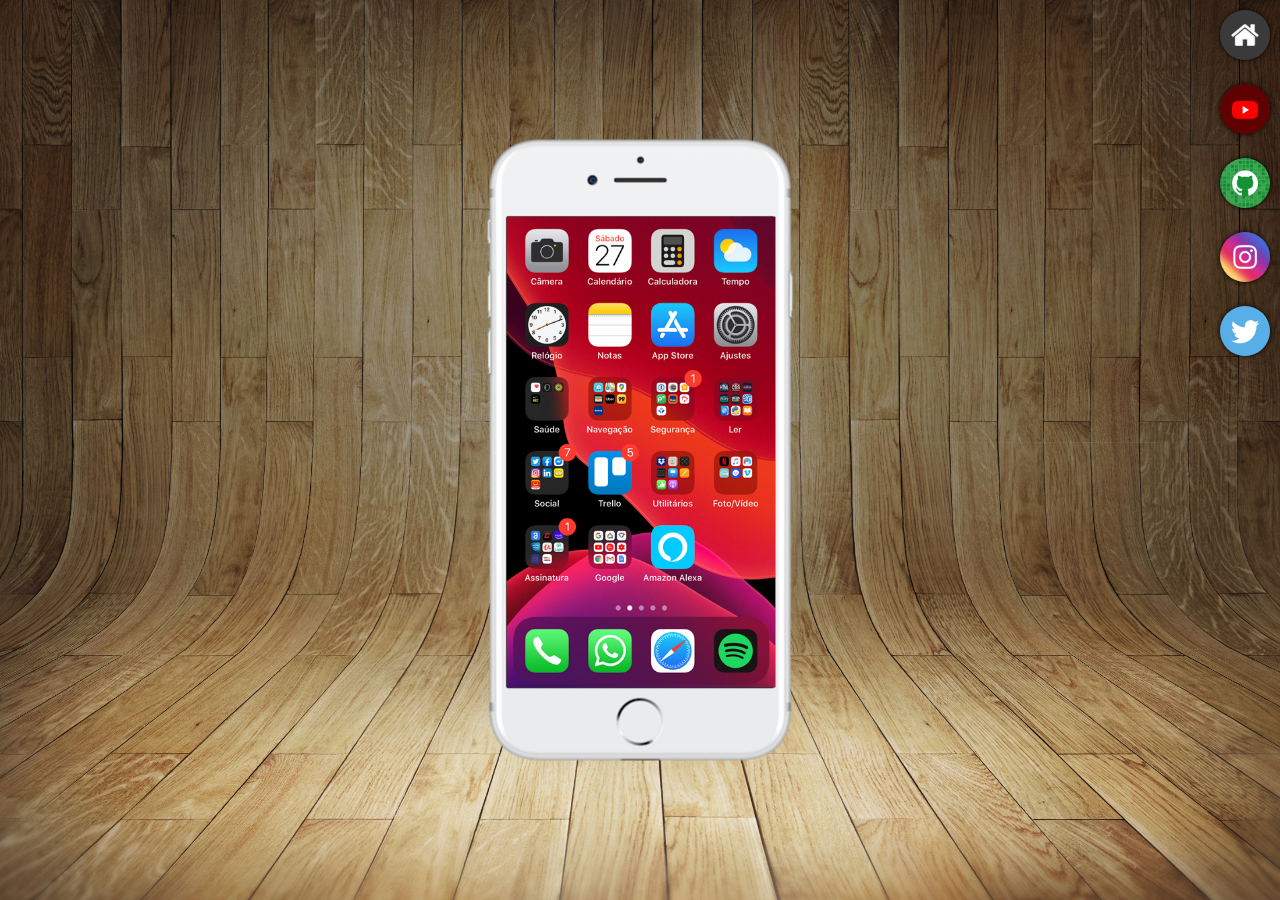
<file: index.html>
<!DOCTYPE html>
<html lang="pt-br">
<head>
    <meta charset="UTF-8">
    <meta name="viewport" content="width=device-width, initial-scale=1.0">
    <link rel="shortcut icon" href="favicon.ico" type="image/x-icon">
    <link rel="stylesheet" href="styles/style.css">
    <title>Projeto Redes Sociais | Davi de Almeida</title>
</head>
<body>
    <main>
        <section id="celular">
            <iframe name="tela" id="tela" src="home.html" frameborder="0"></iframe>
        </section>

        <section id="sociais">
            <a href="home.html" target="tela"><img src="imagens/logo-home.jpg" alt="home"></a> <br>
            <a href="youtube.html" target="tela"><img src="imagens/logo-youtube.jpg" alt="LinkedIn"></a> <br>
            <a href="github.html" target="tela"><img src="imagens/logo-github.jpg" alt="GitHub"></a> <br>
            <a href="instagram.html" target="tela"><img src="imagens/logo-instagram.jpg" alt="Instagram"></a> <br>
            <a href="twitter.html" target="tela"><img src="imagens/logo-twitter.jpg" alt="Twitter"></a> <br>
        </section>
    </main>
</body>
</html>
</file>
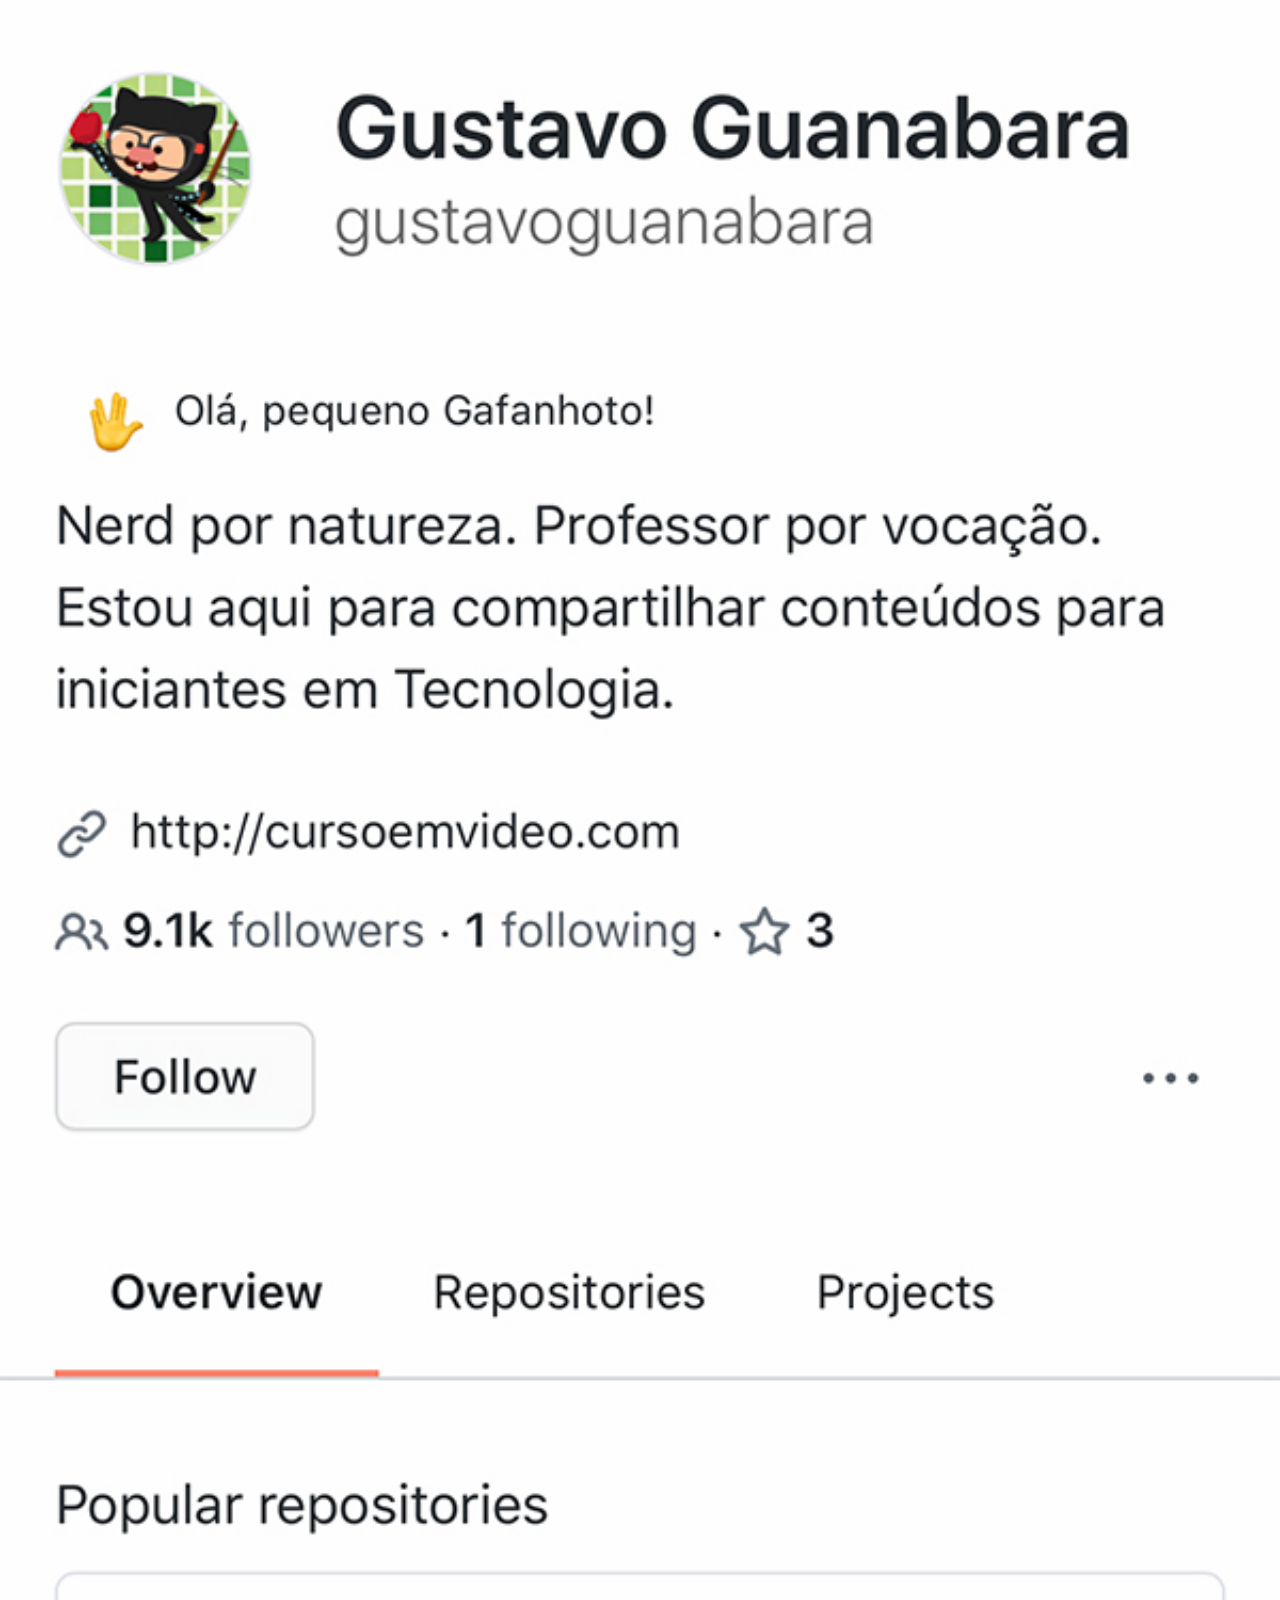
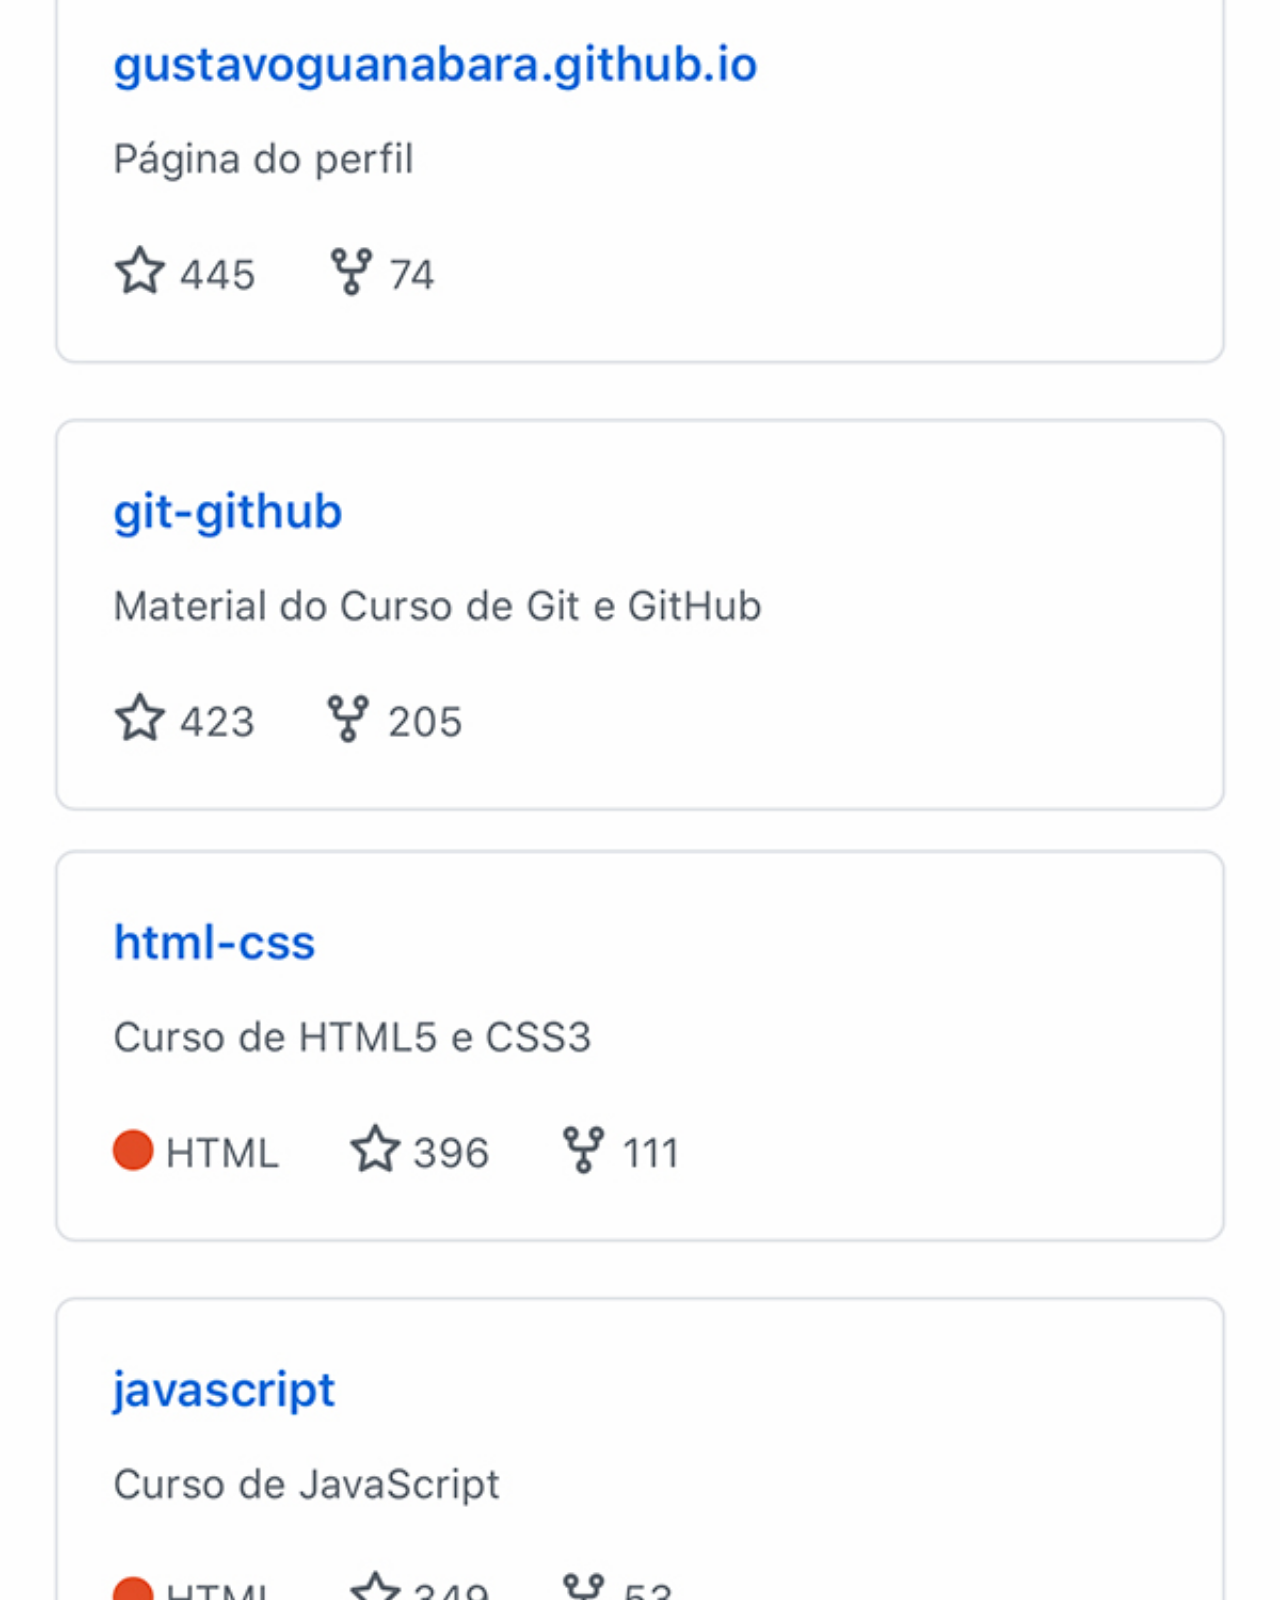
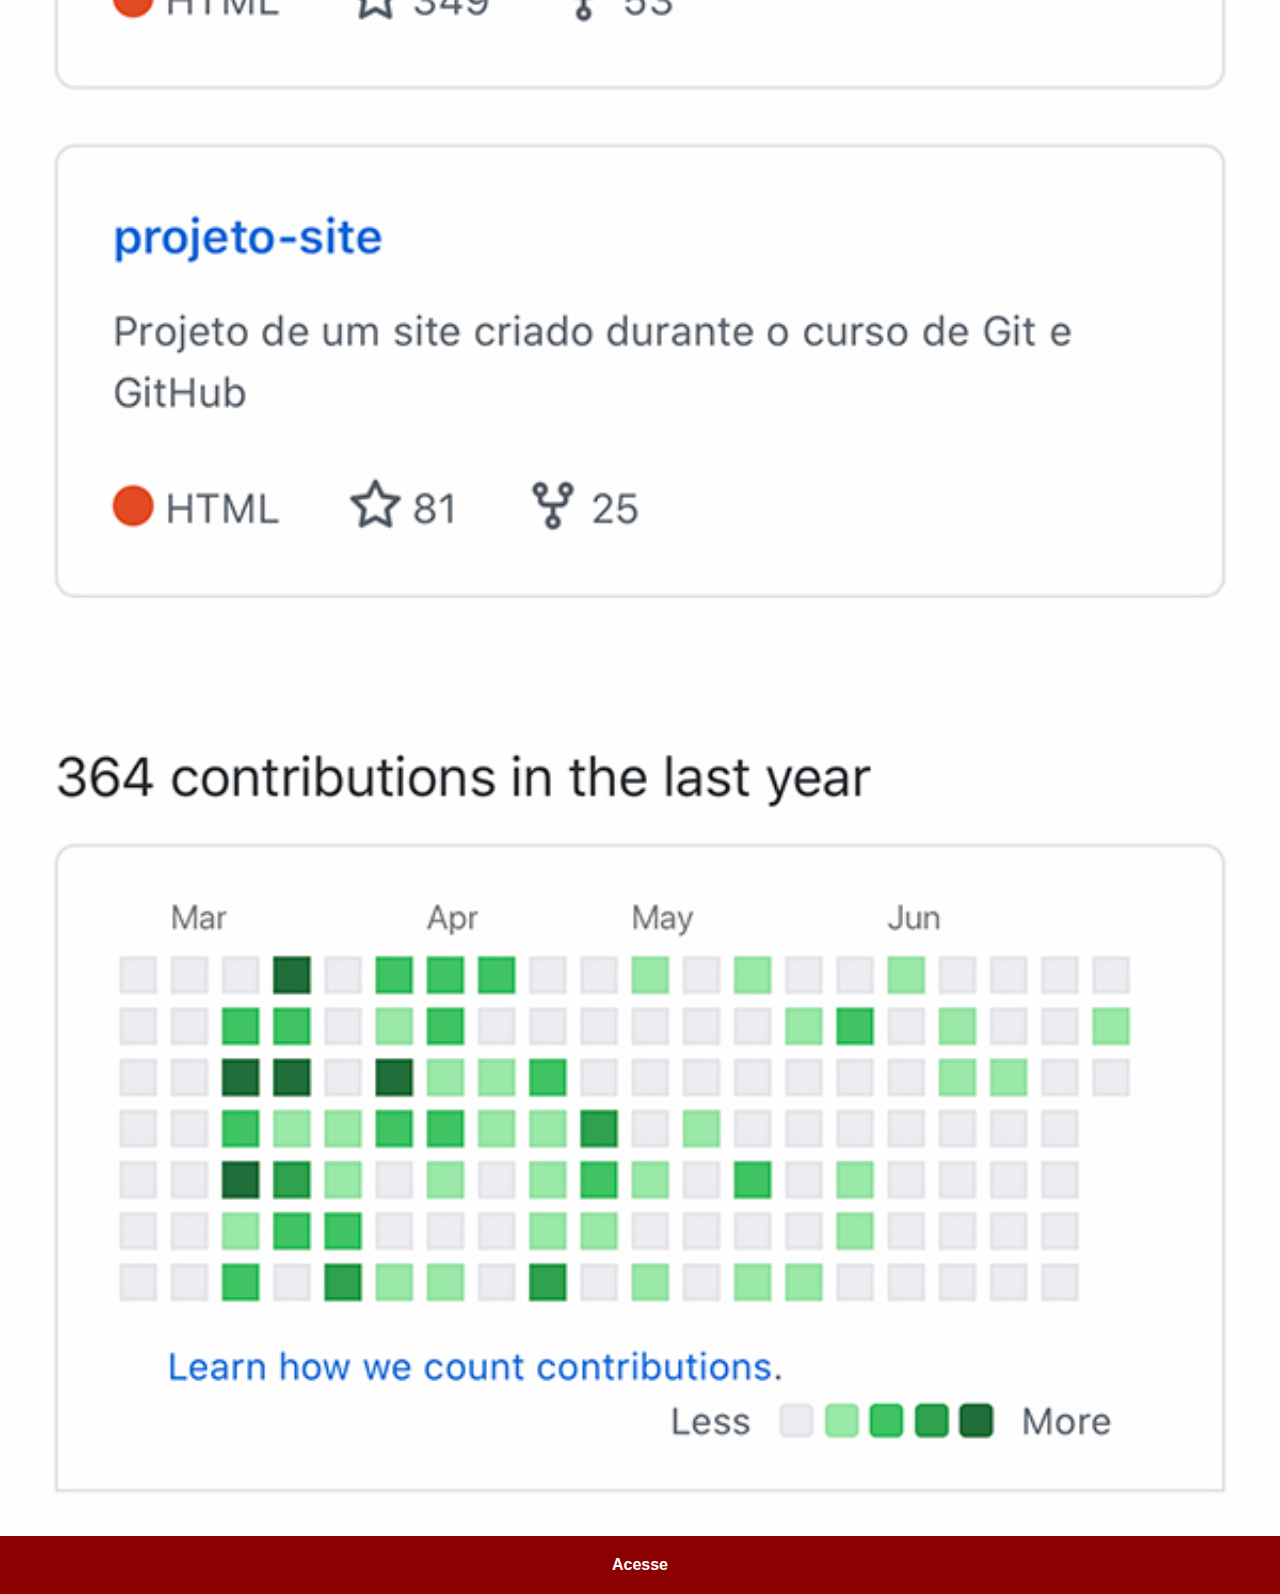
<file: github.html>
<!DOCTYPE html>
<html lang="pt-br">
<head>
    <meta charset="UTF-8">
    <meta name="viewport" content="width=device-width, initial-scale=1.0">
    <link rel="stylesheet" href="styles/social-pages.css">
    <title>GitHub</title>
</head>
<body>
    <img src="imagens/tela-github.jpg" alt="YouTube">
    <a href="https://www.youtube.com"> Acesse</a>
</body>
</html>
</file>
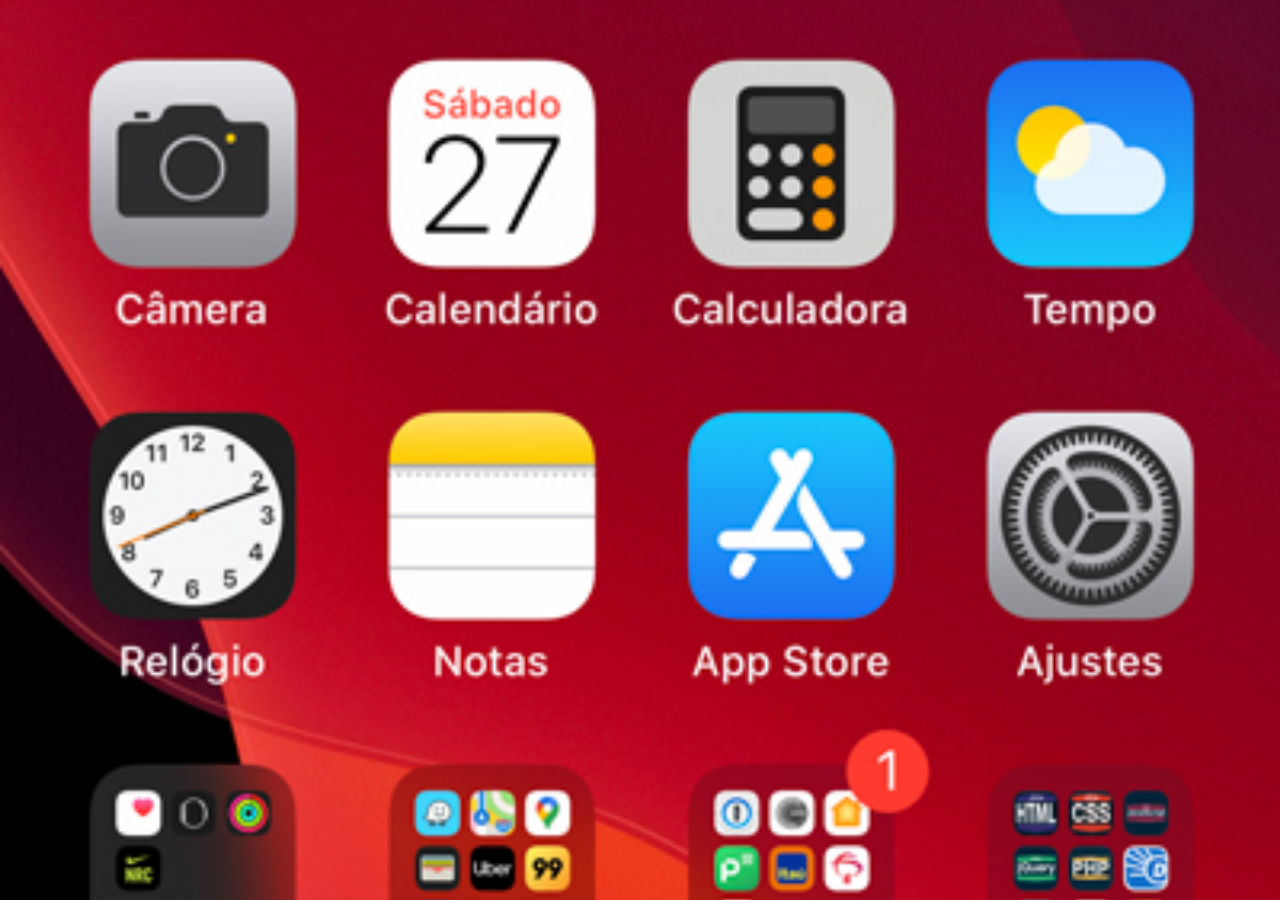
<file: home.html>
<!DOCTYPE html>
<html lang="pt-br">
<head>
    <meta charset="UTF-8">
    <meta name="viewport" content="width=device-width, initial-scale=1.0">
    <title>Home</title>
    <style>
        * {
            margin: 0;
            padding: 0;
        }

        body {
            width: 100vw;
            height: 100vh;
            background-color: #000;
            background-image: url(imagens/tela-home.jpg);
            background-repeat: no-repeat;
            background-position: top center;
            background-size: cover;
        }
    </style>
</head>
<body>
    
</body>
</html>
</file>
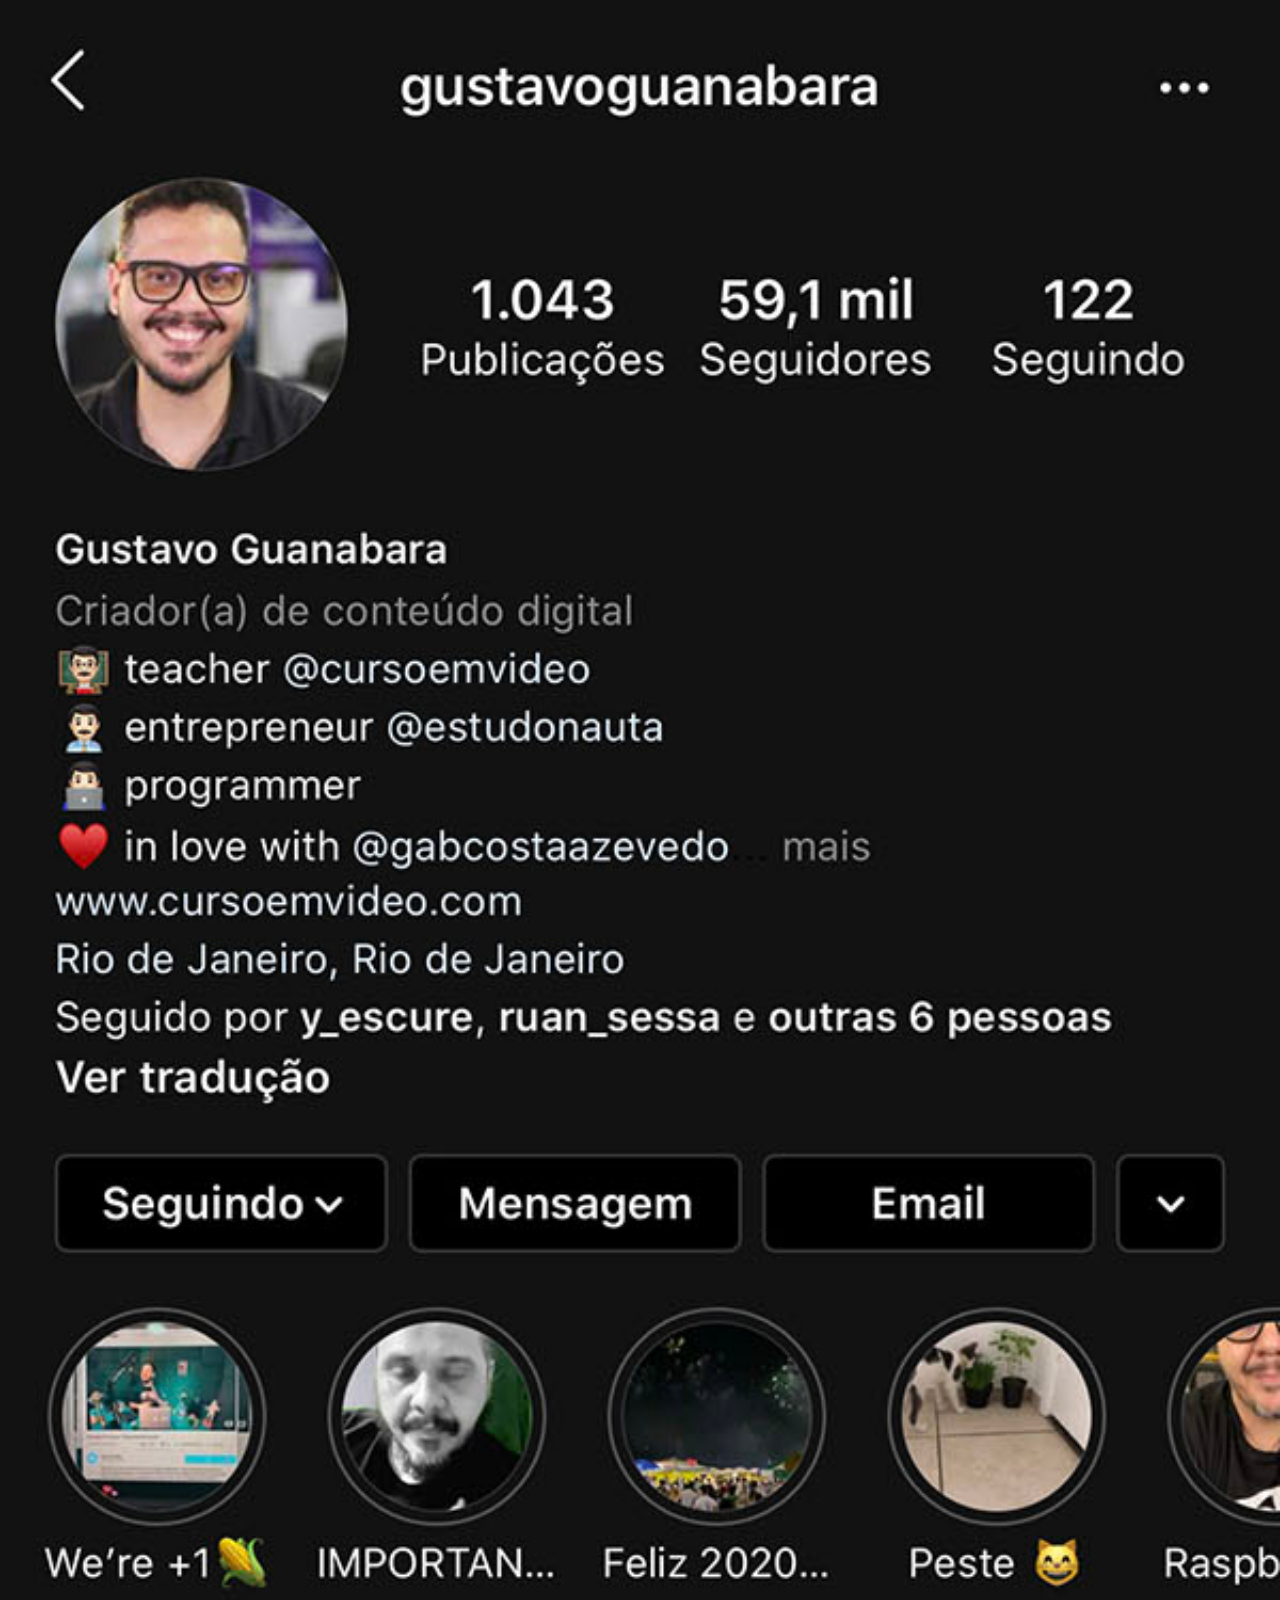
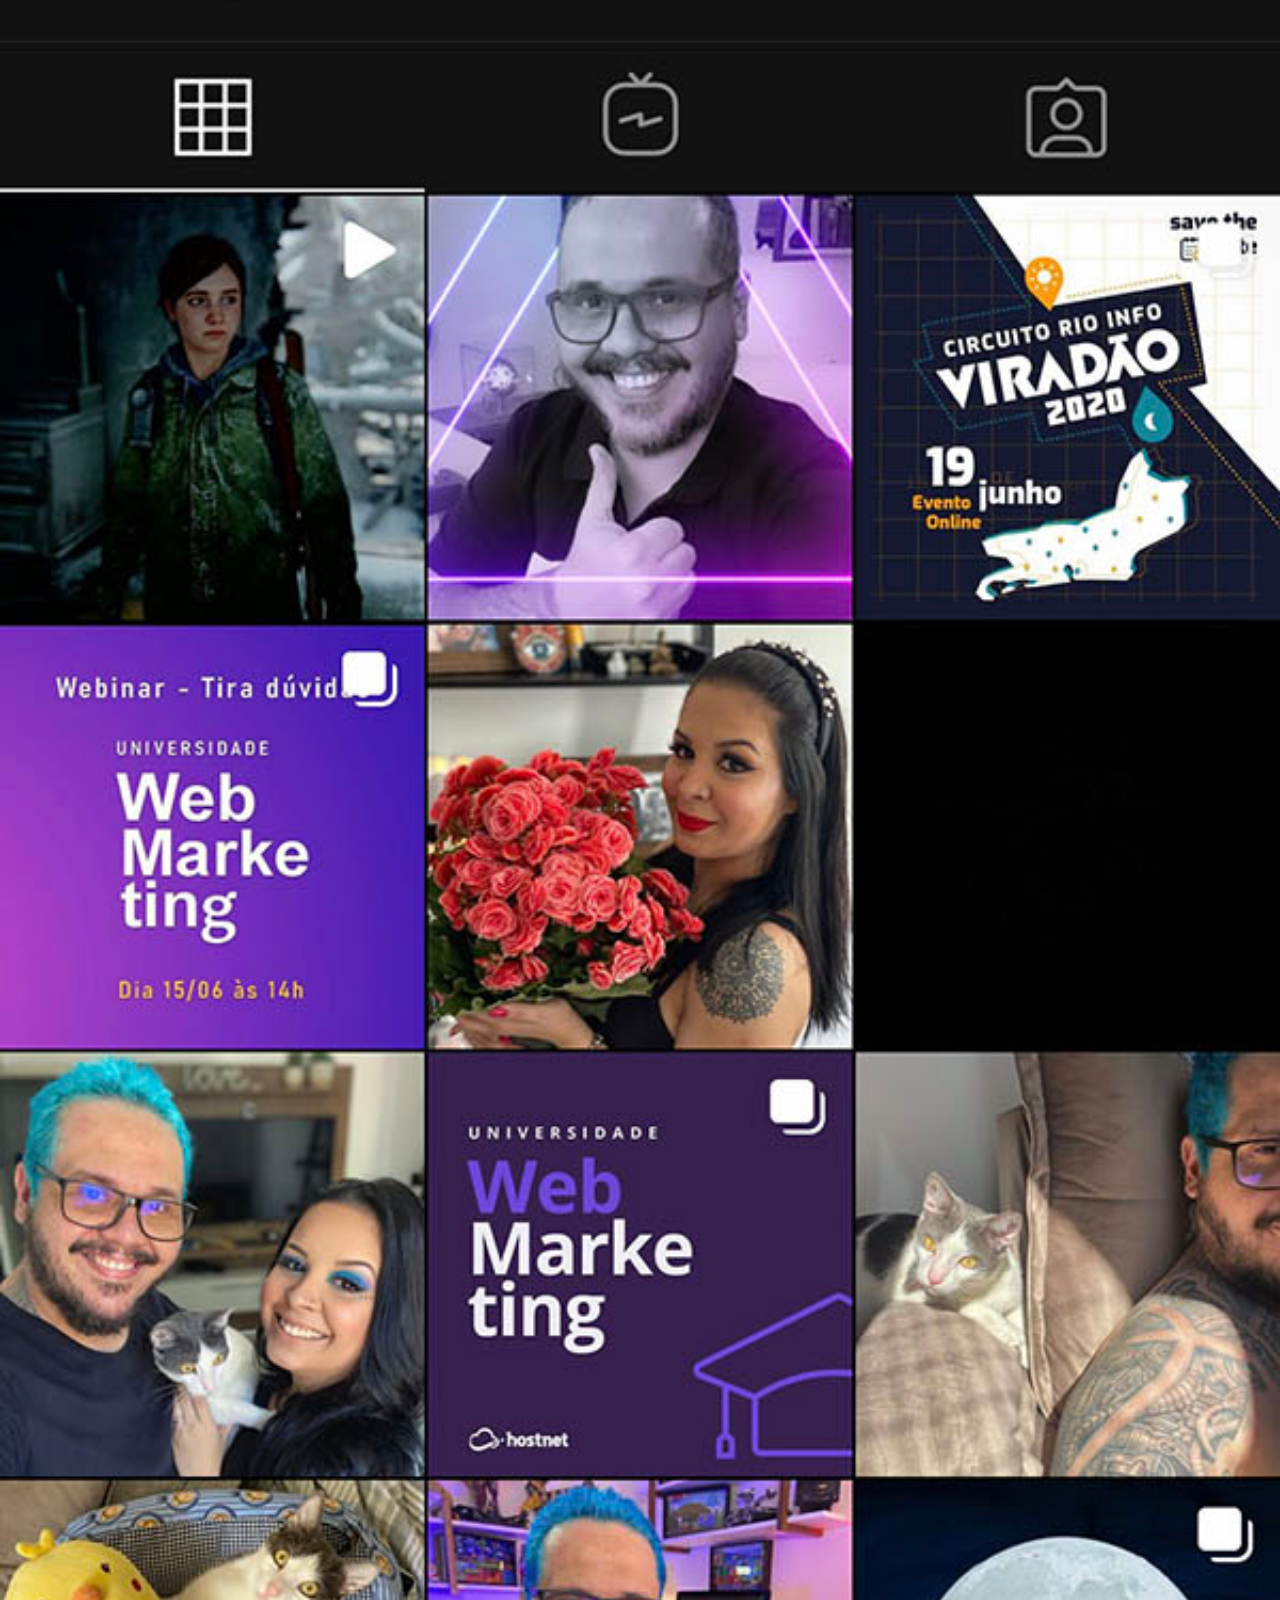
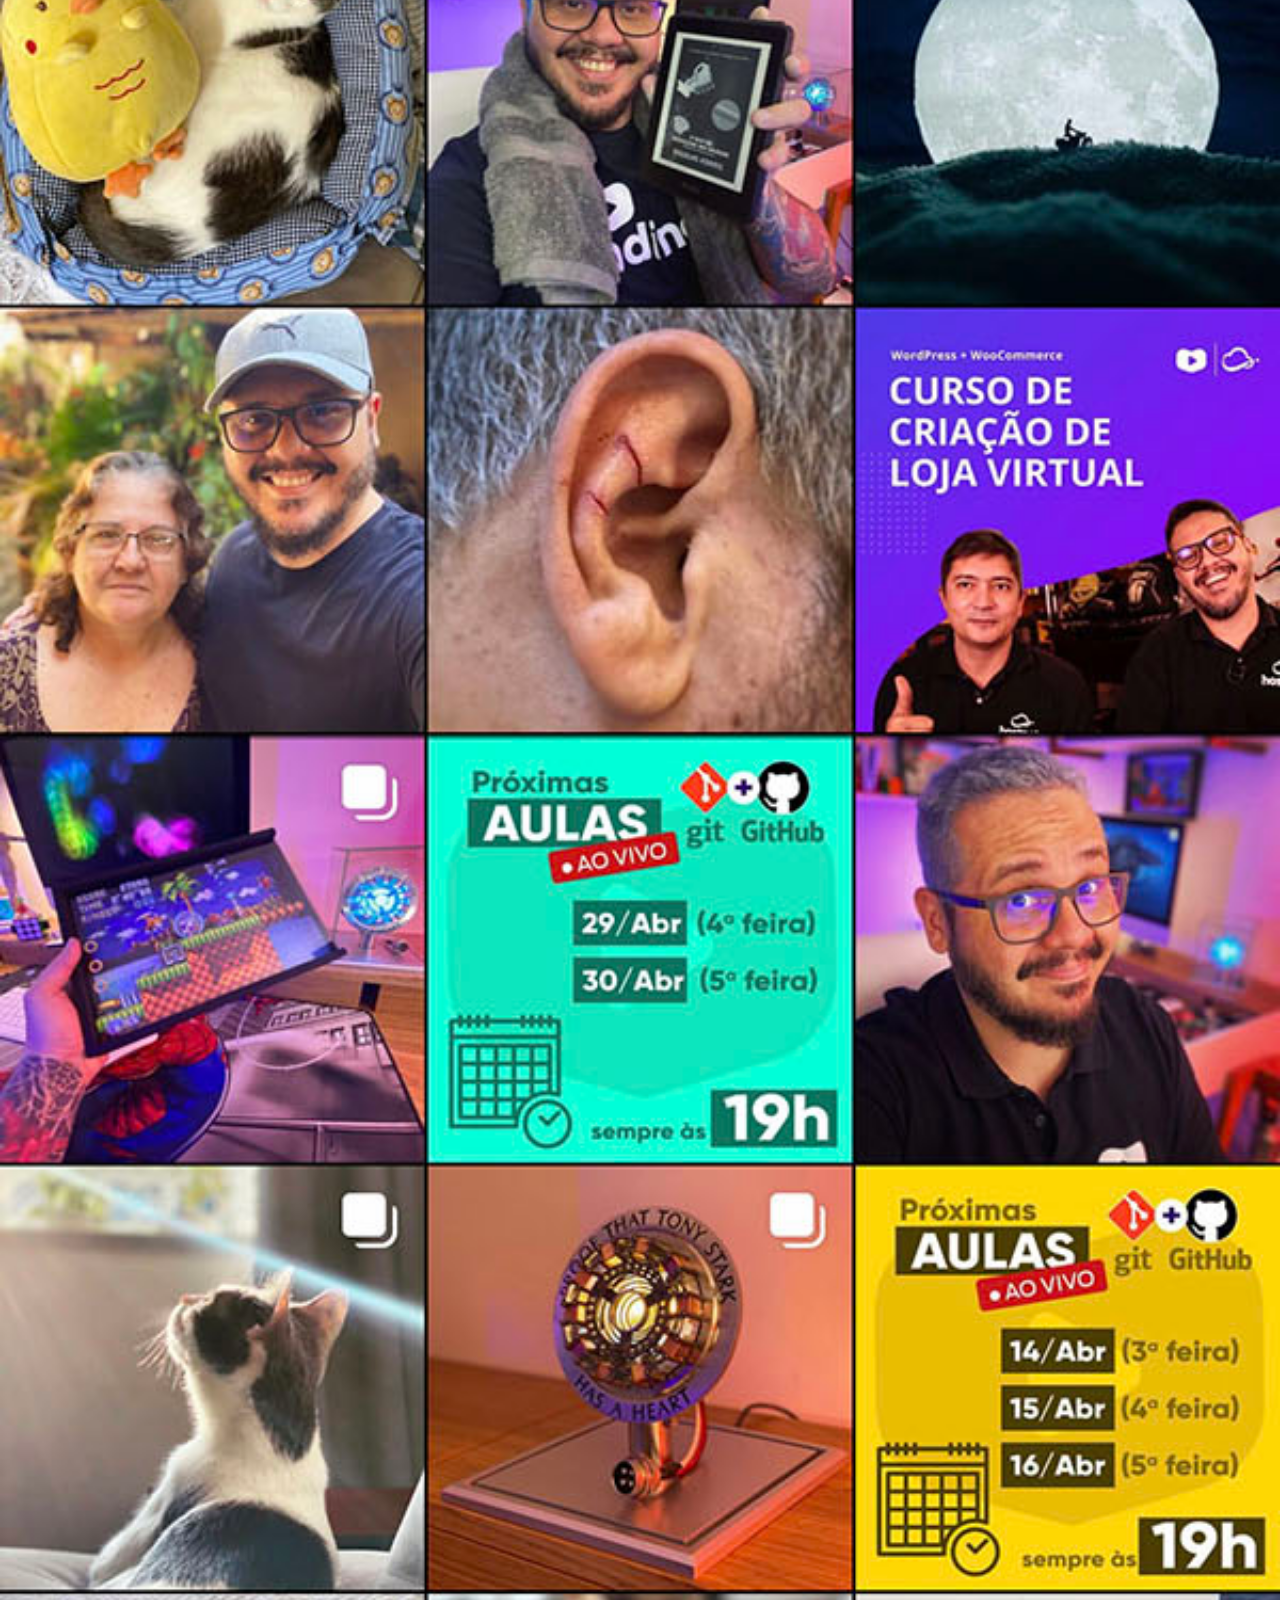
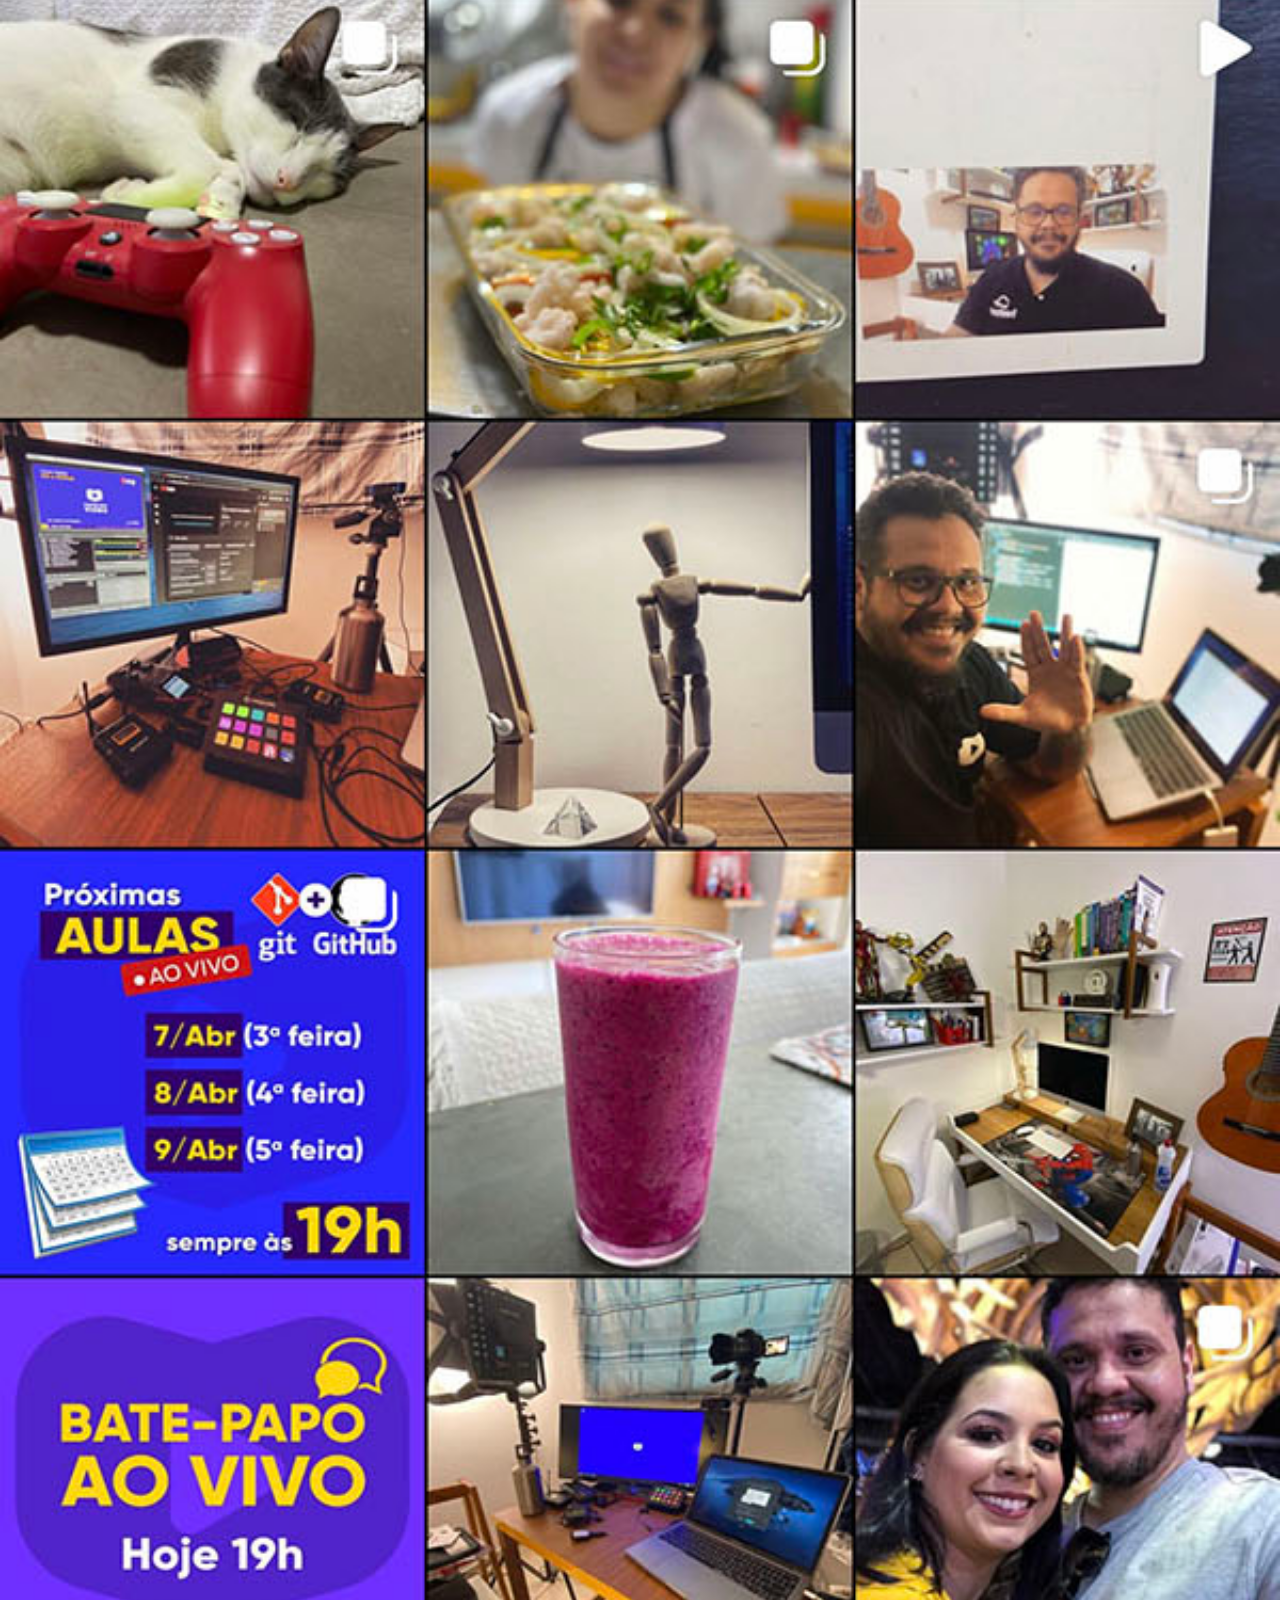
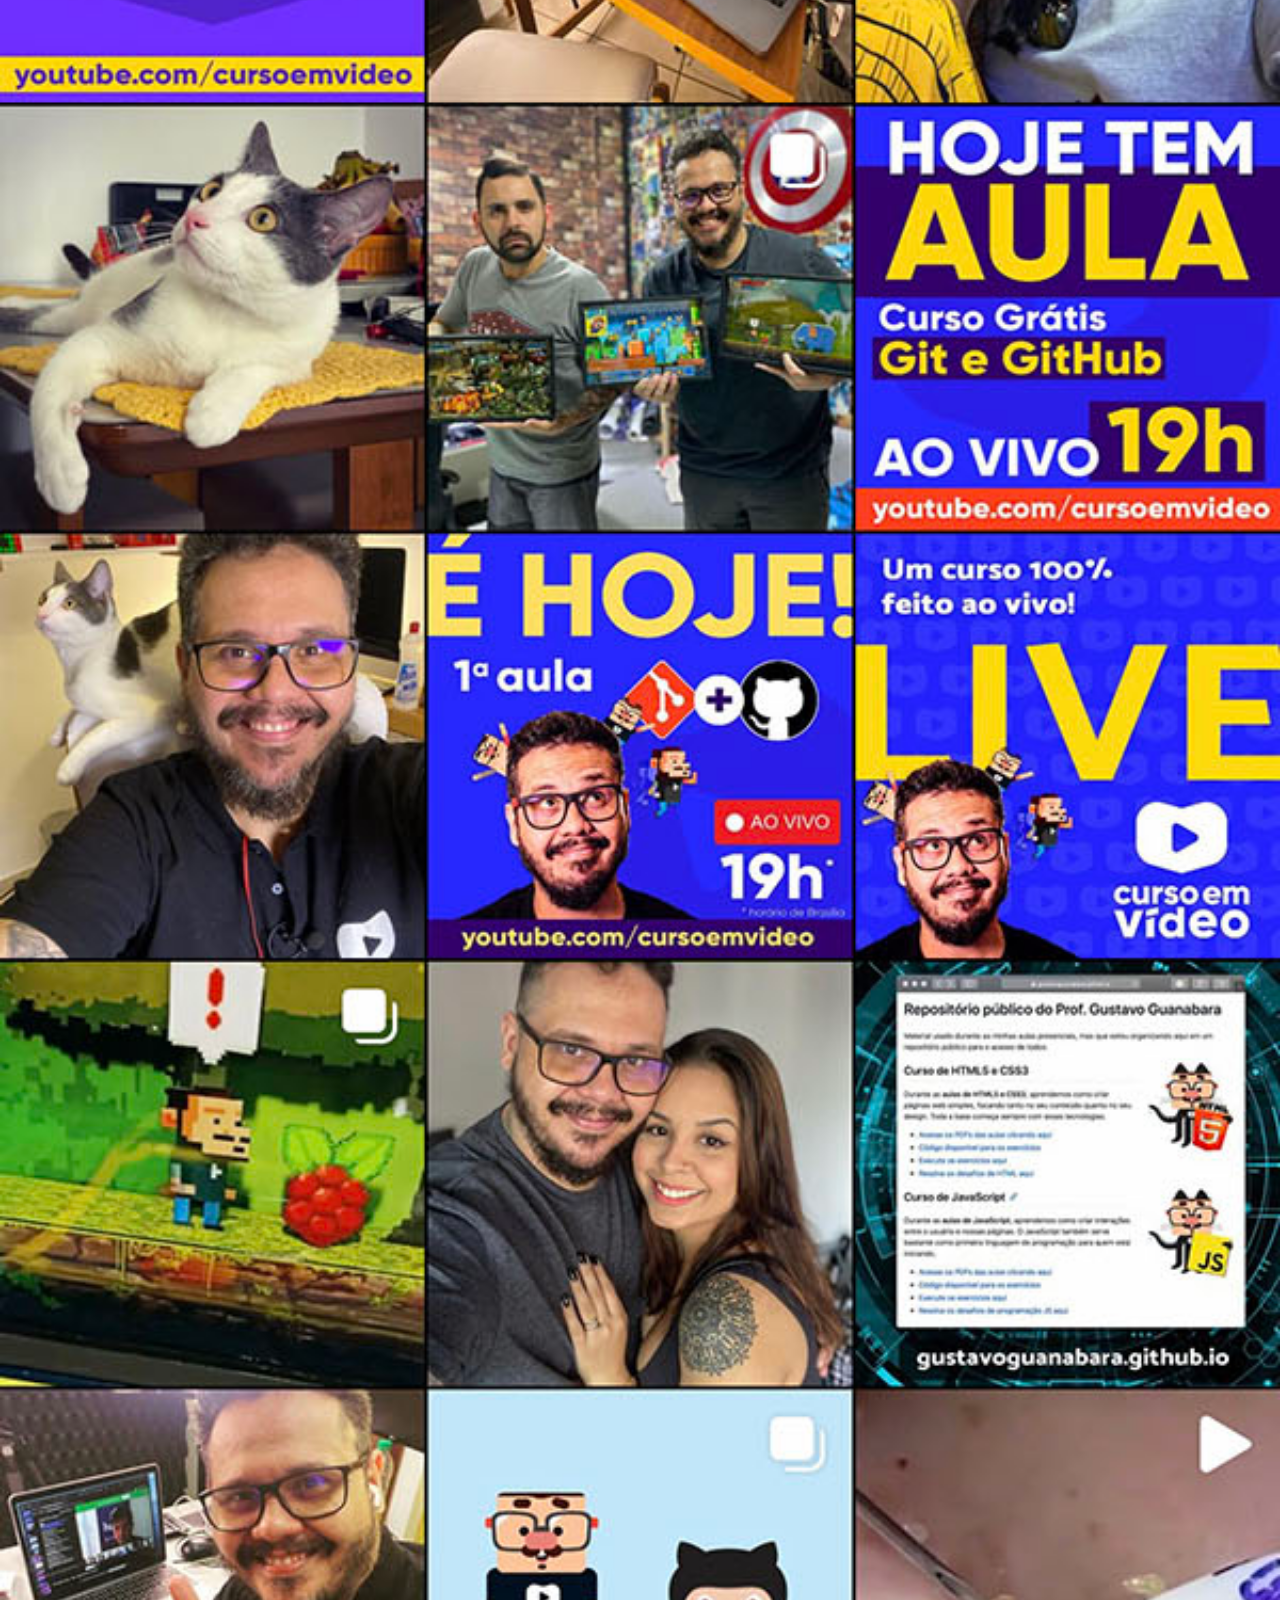
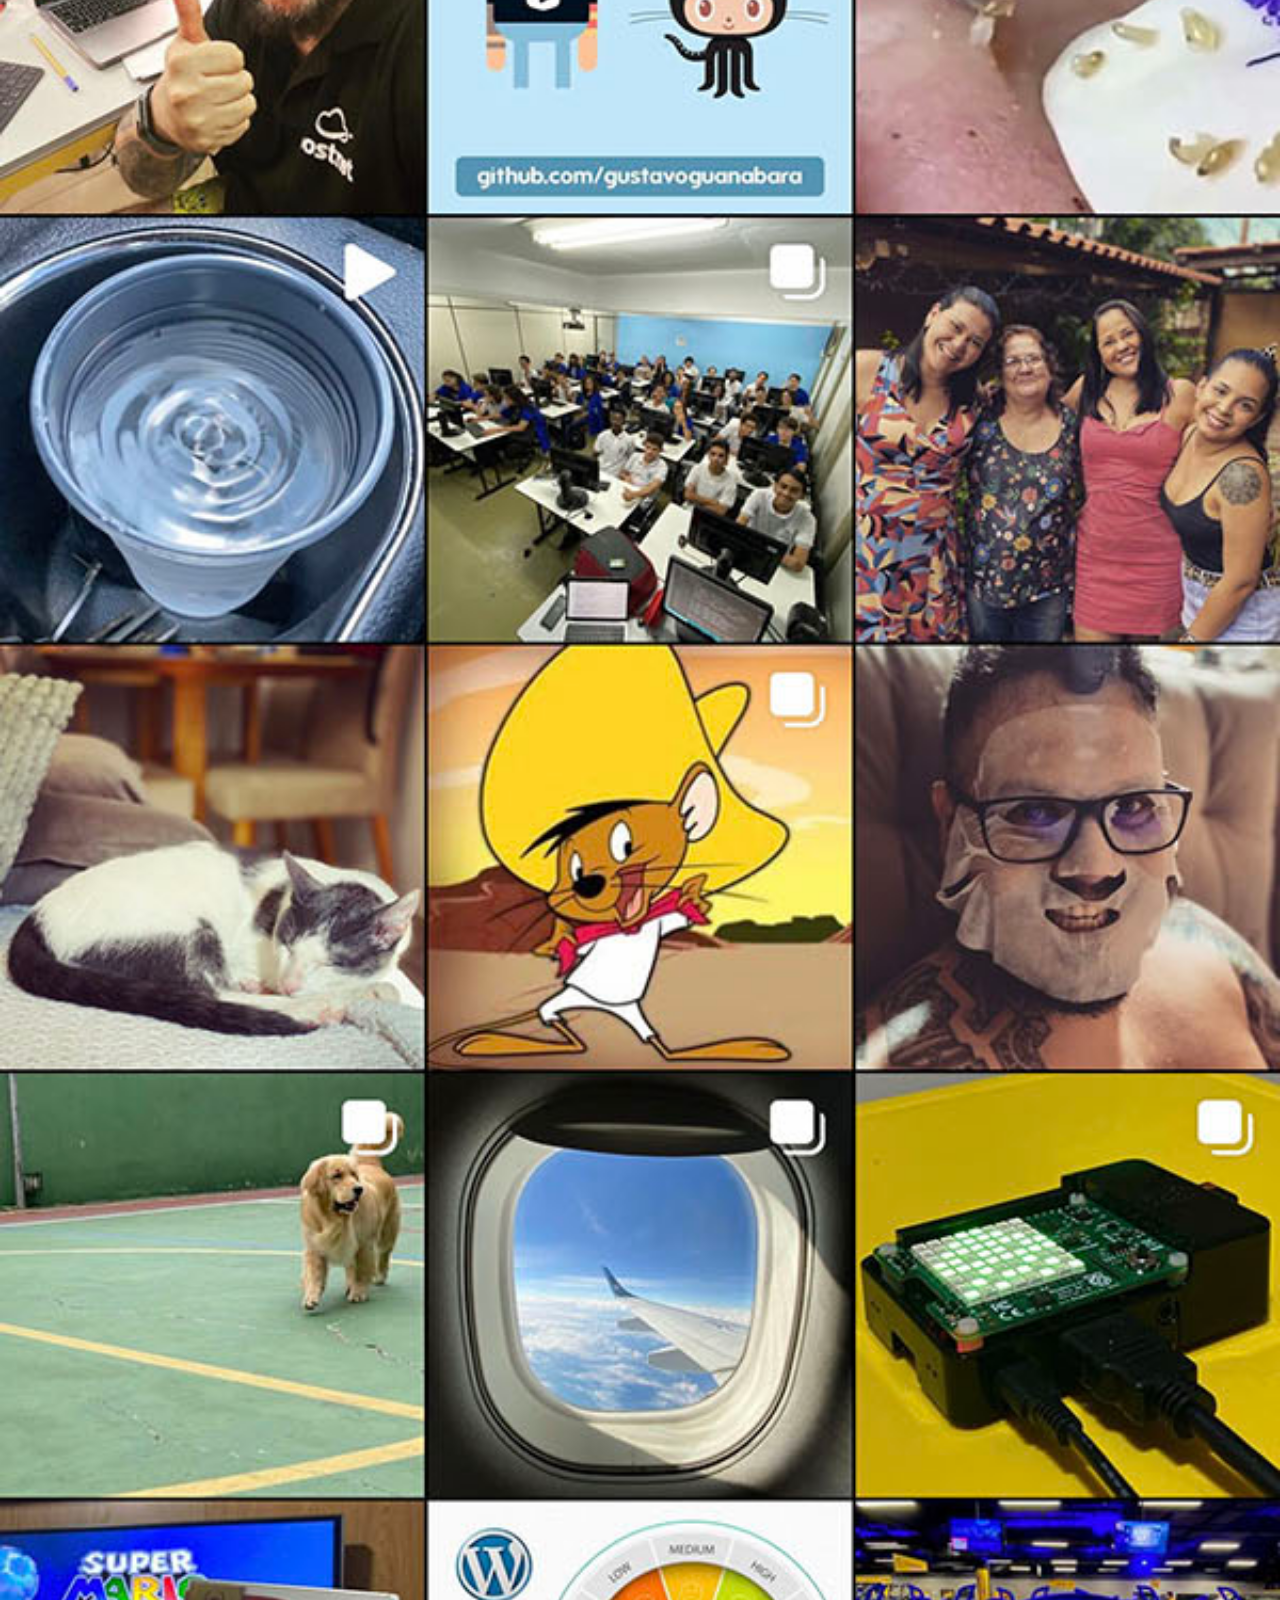
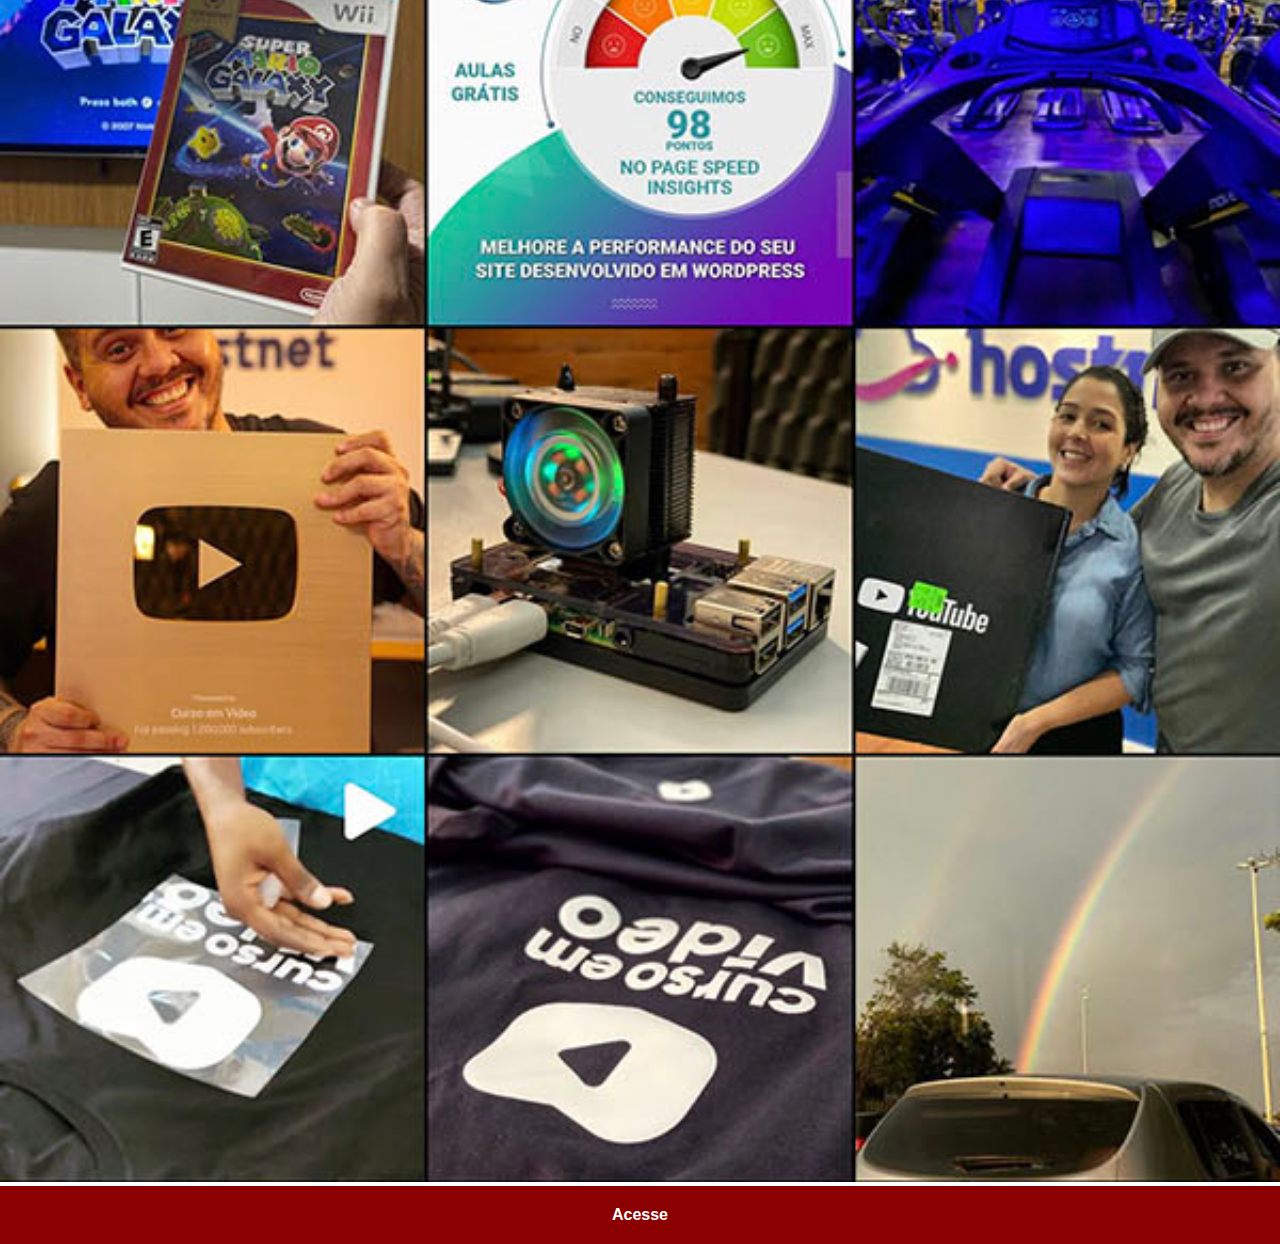
<file: instagram.html>
<!DOCTYPE html>
<html lang="pt-br">
<head>
    <meta charset="UTF-8">
    <meta name="viewport" content="width=device-width, initial-scale=1.0">
    <link rel="stylesheet" href="styles/social-pages.css">
    <title>Instagram</title>
</head>
<body>
    <img src="imagens/tela-instagram.jpg" alt="YouTube">
    <a href="https://www.youtube.com"> Acesse</a>
</body>
</html>
</file>
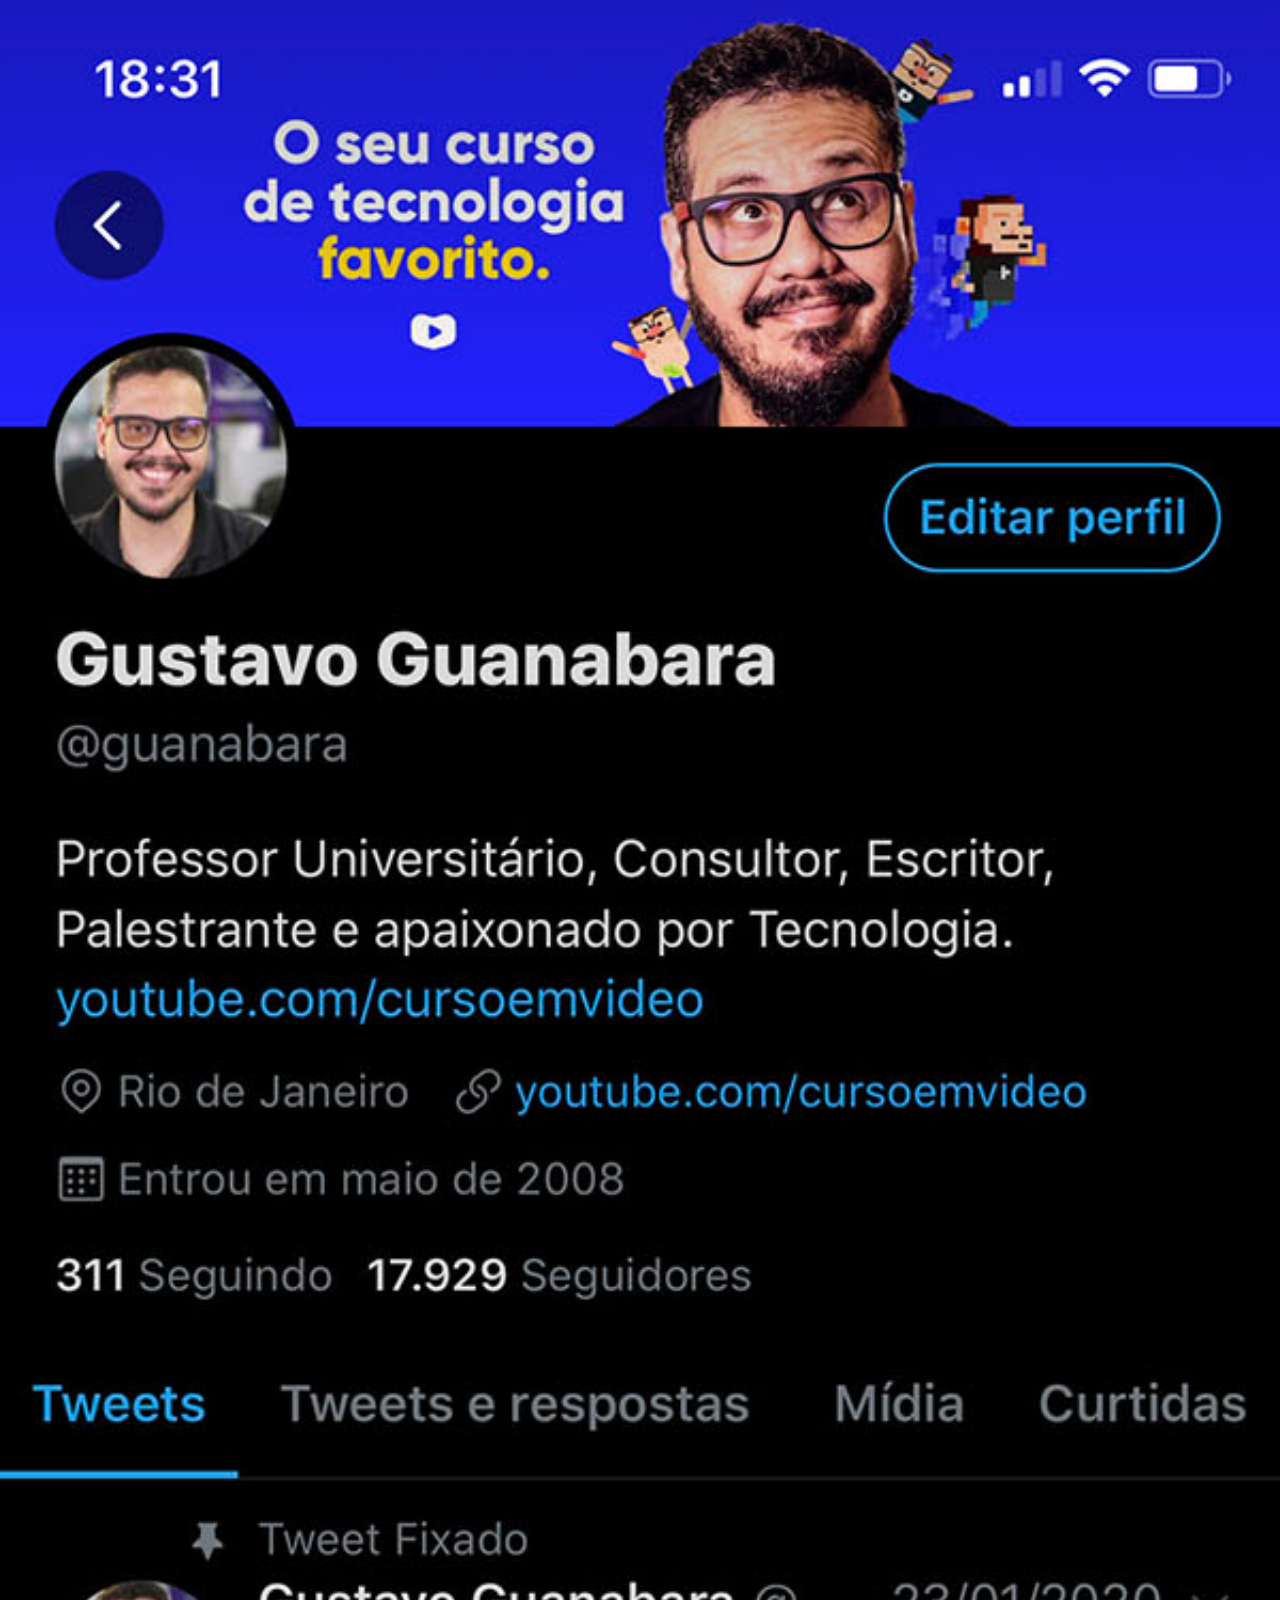
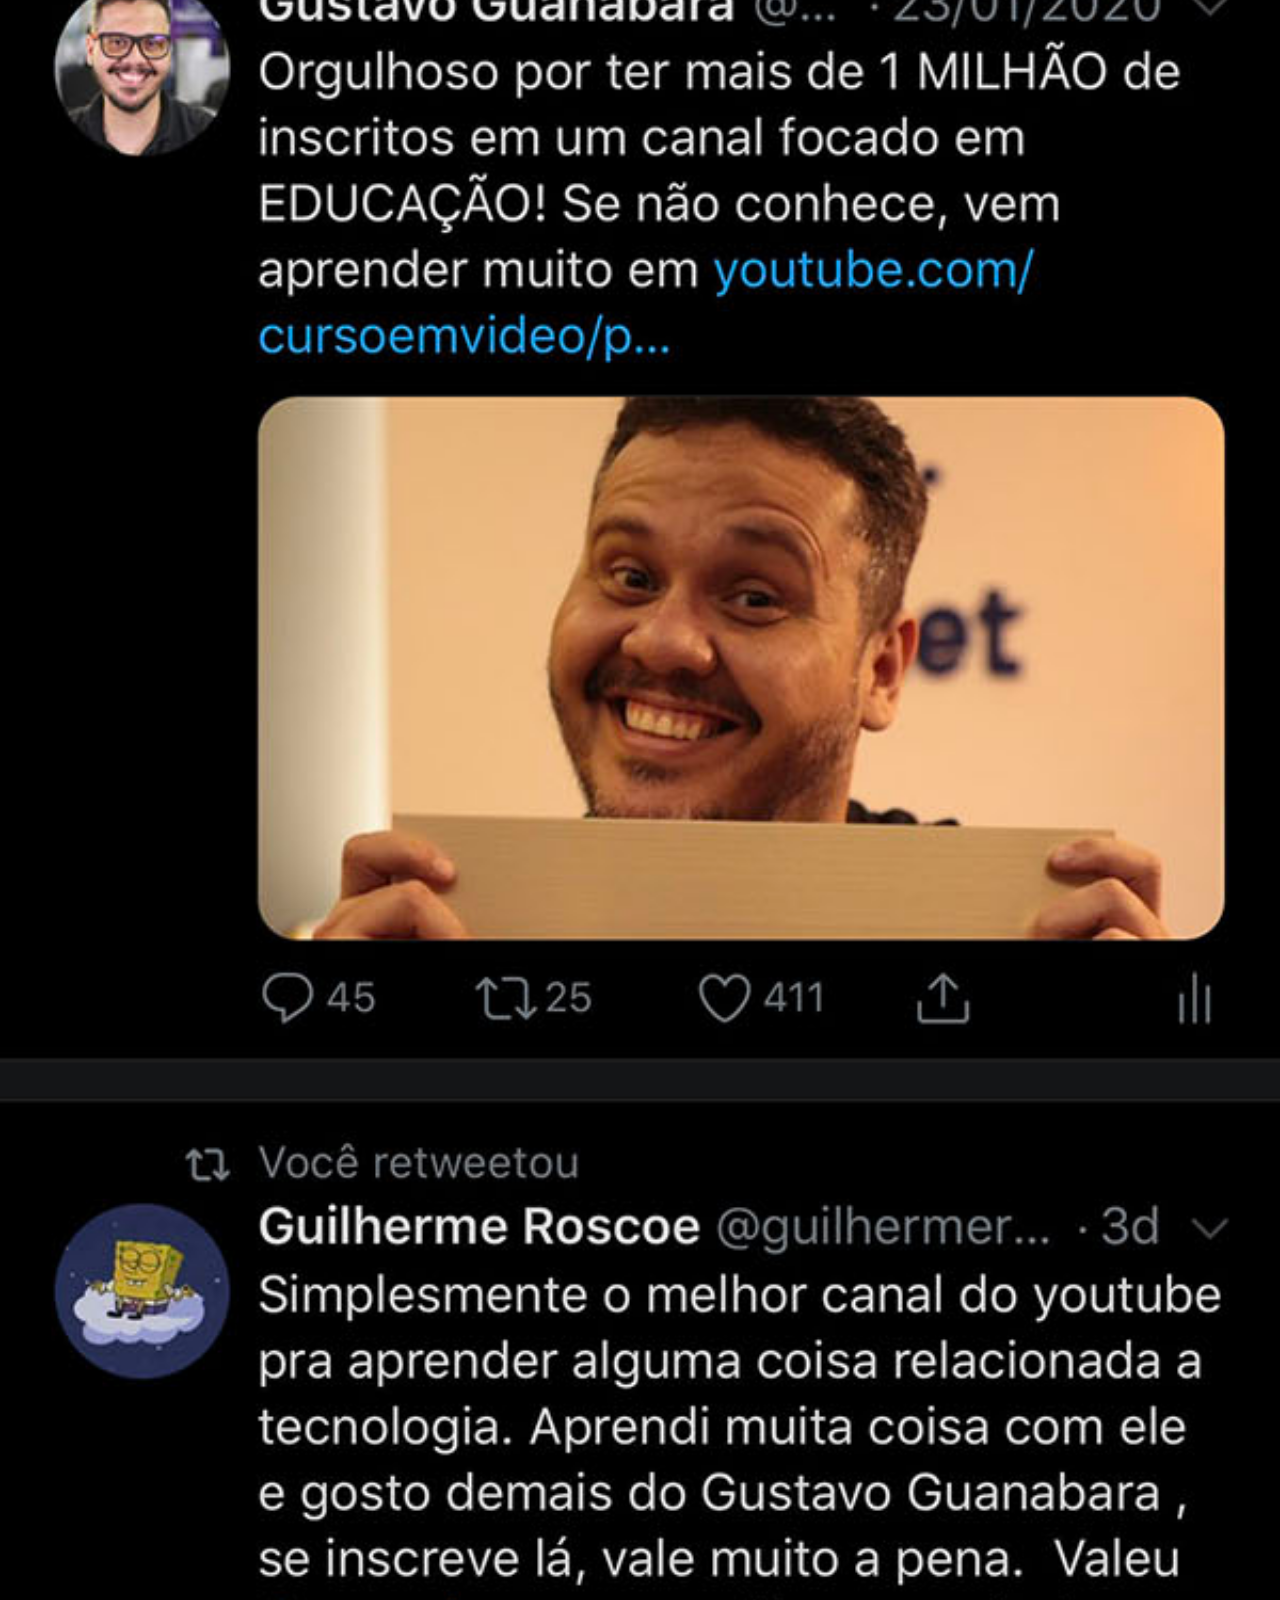
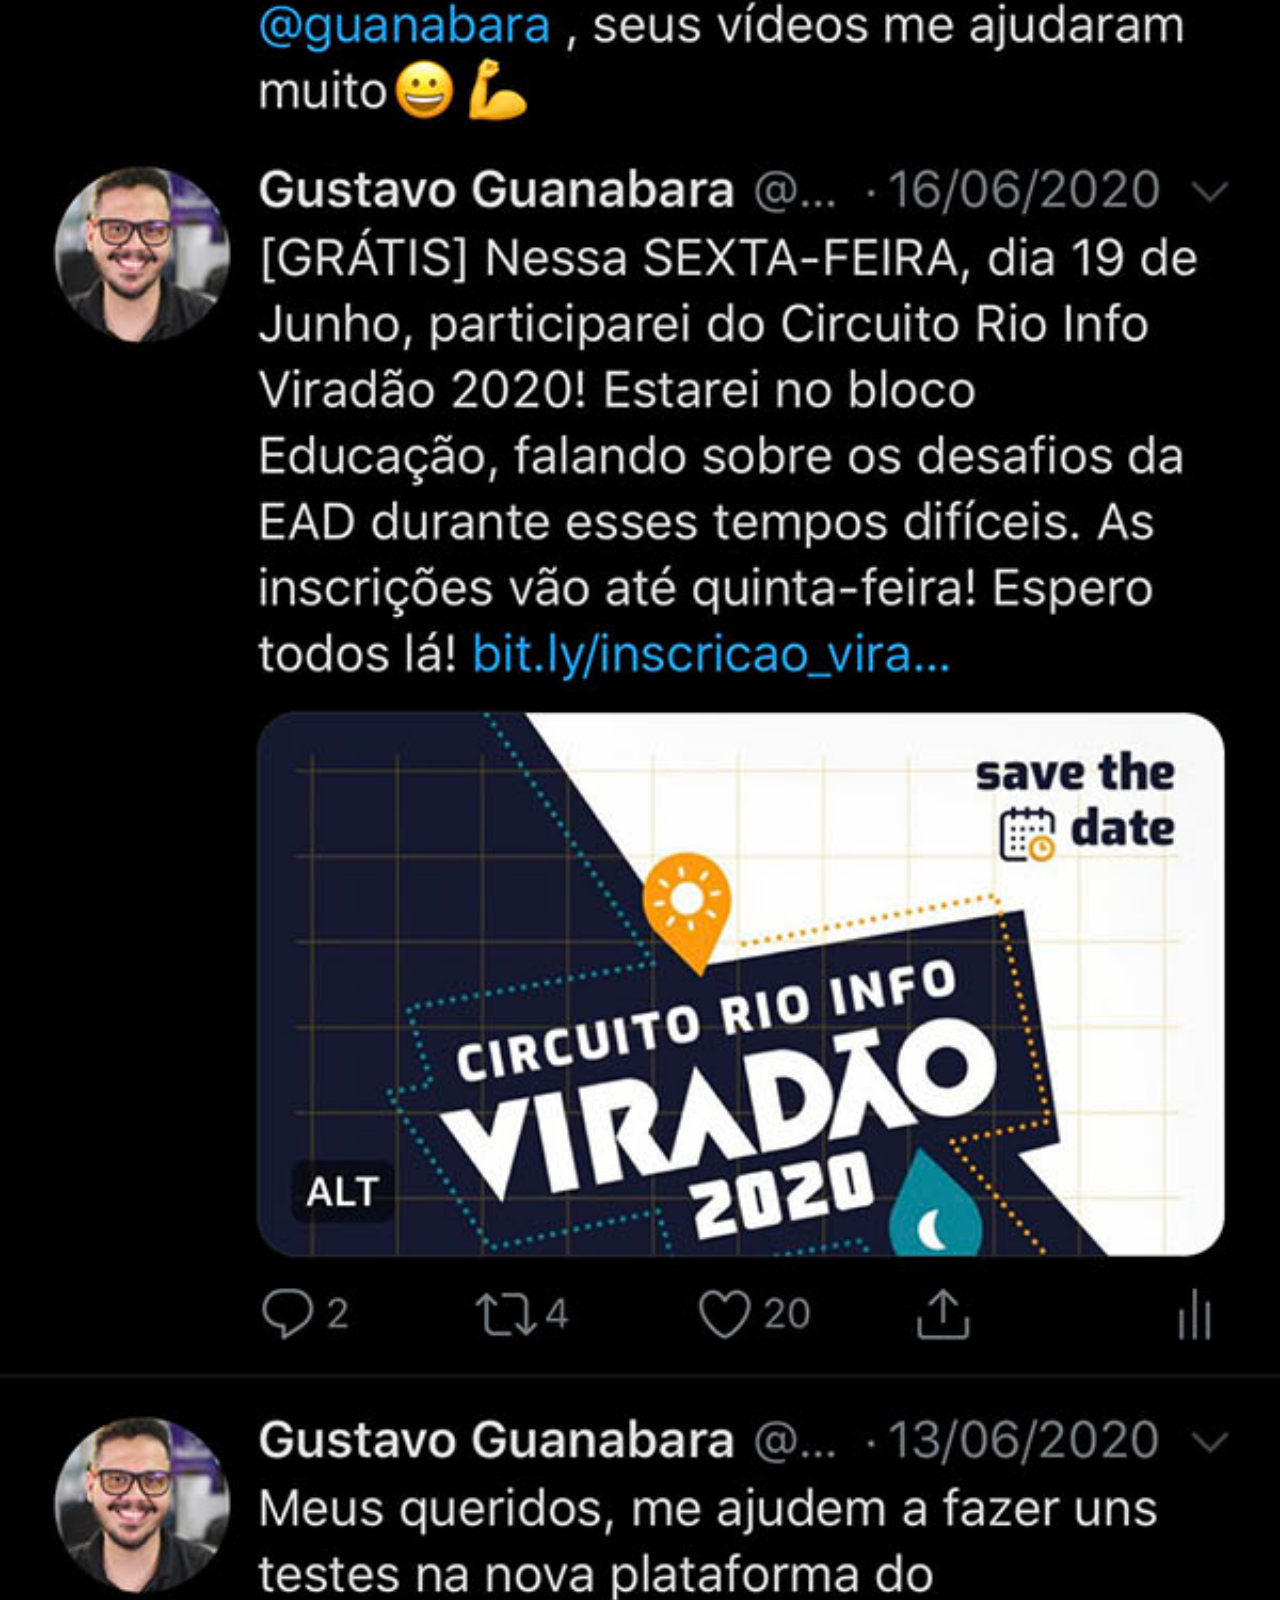
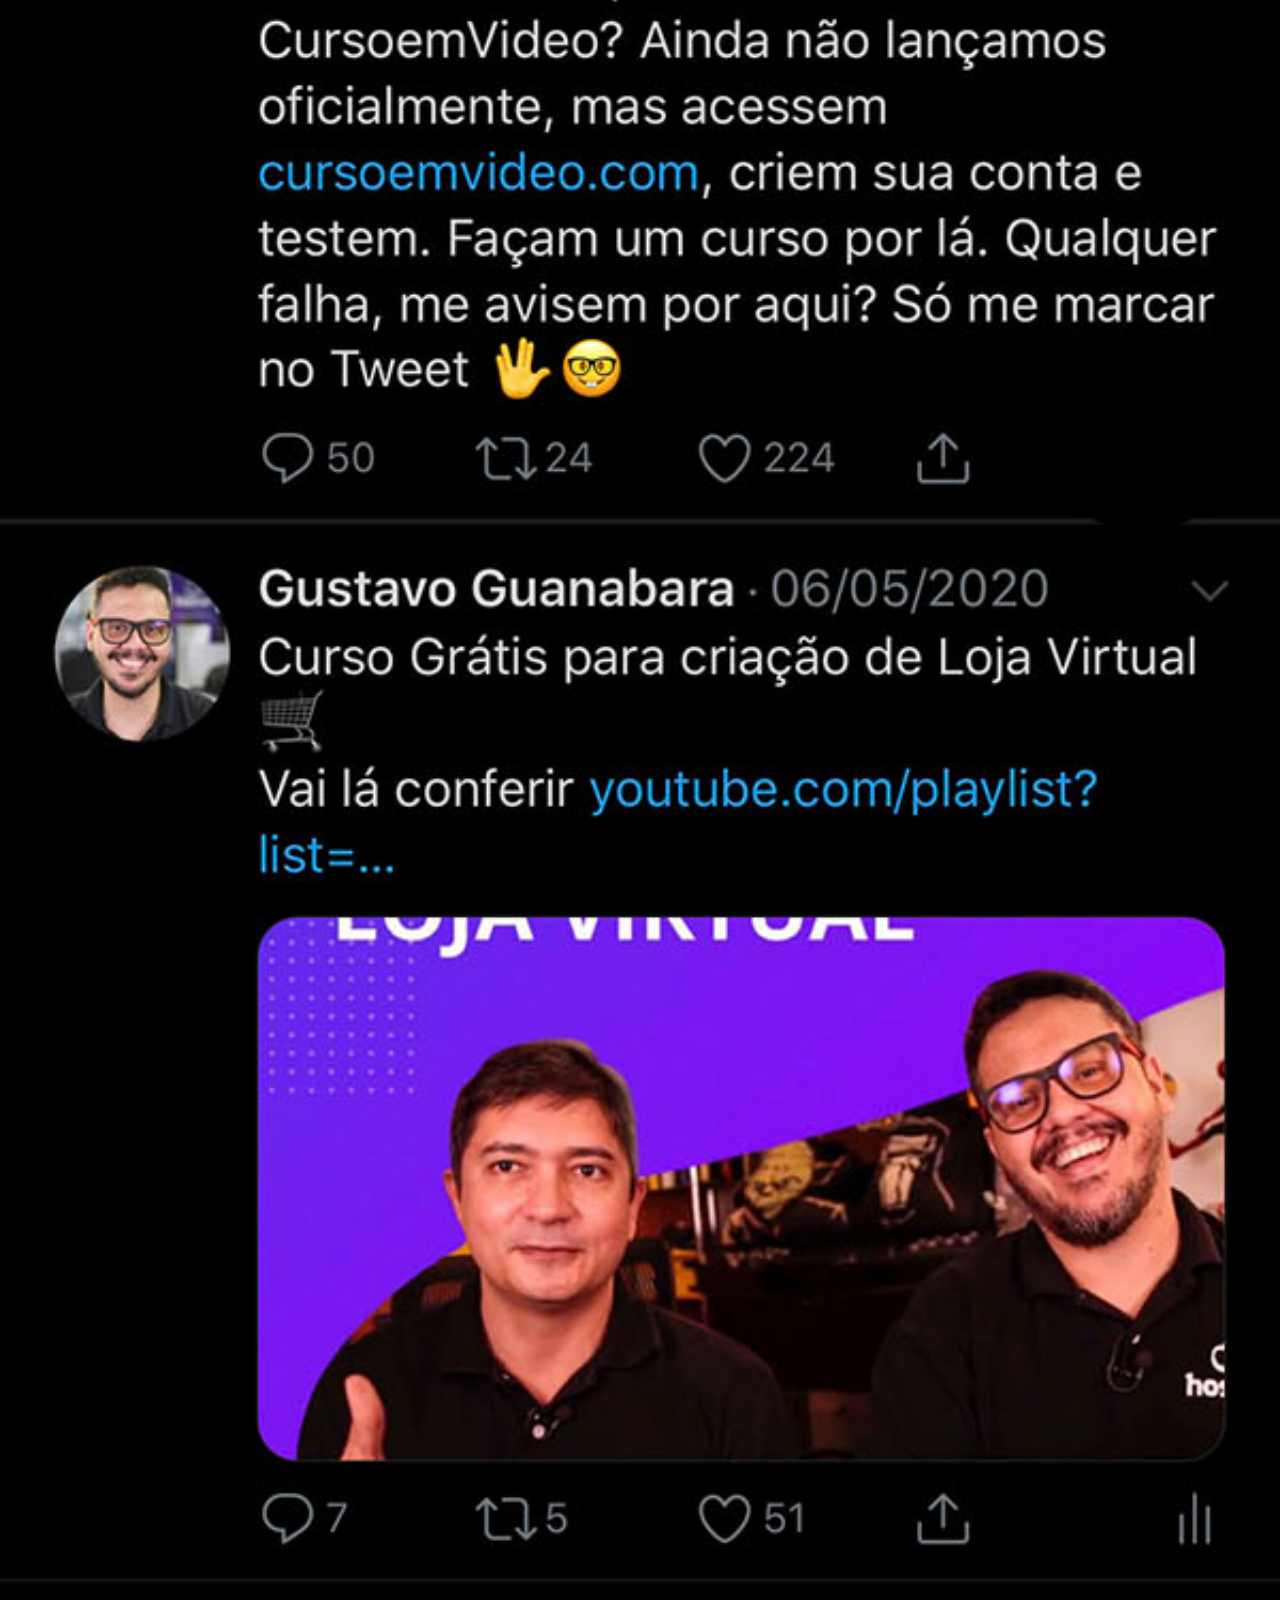
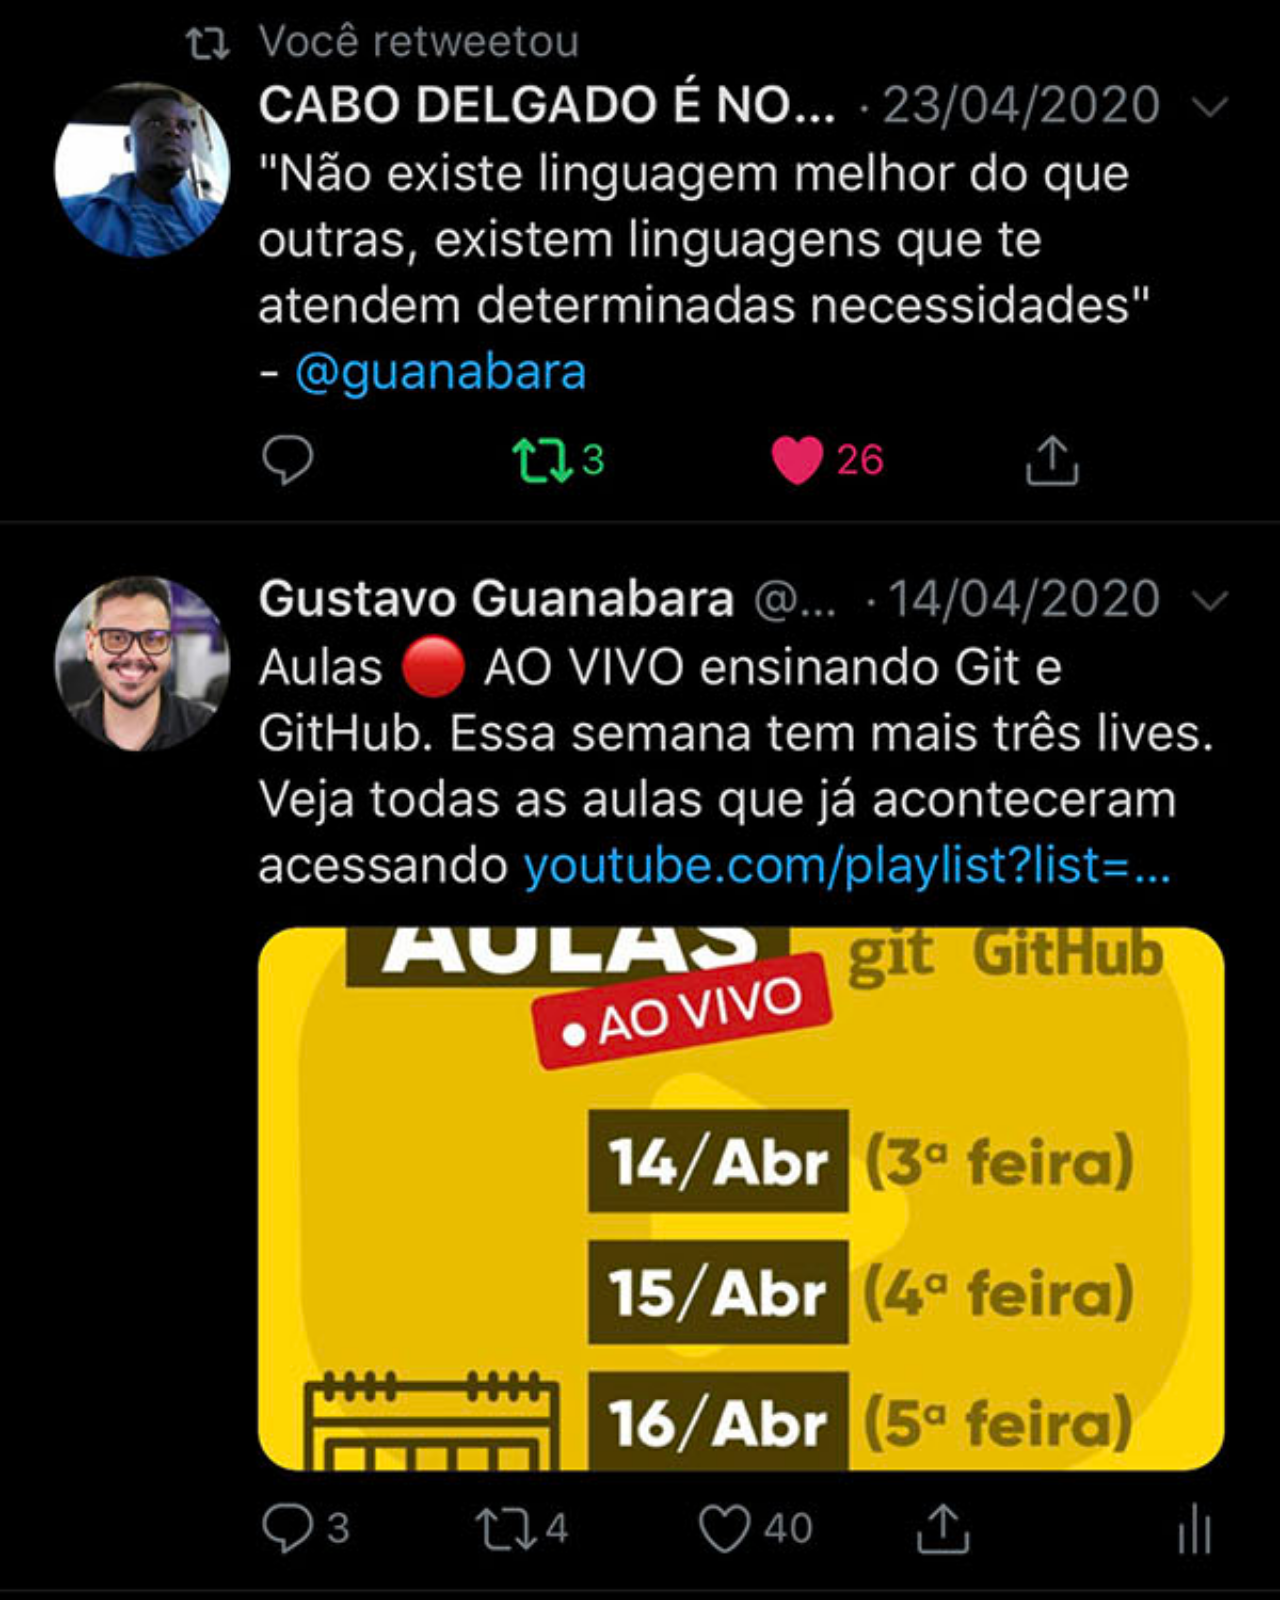
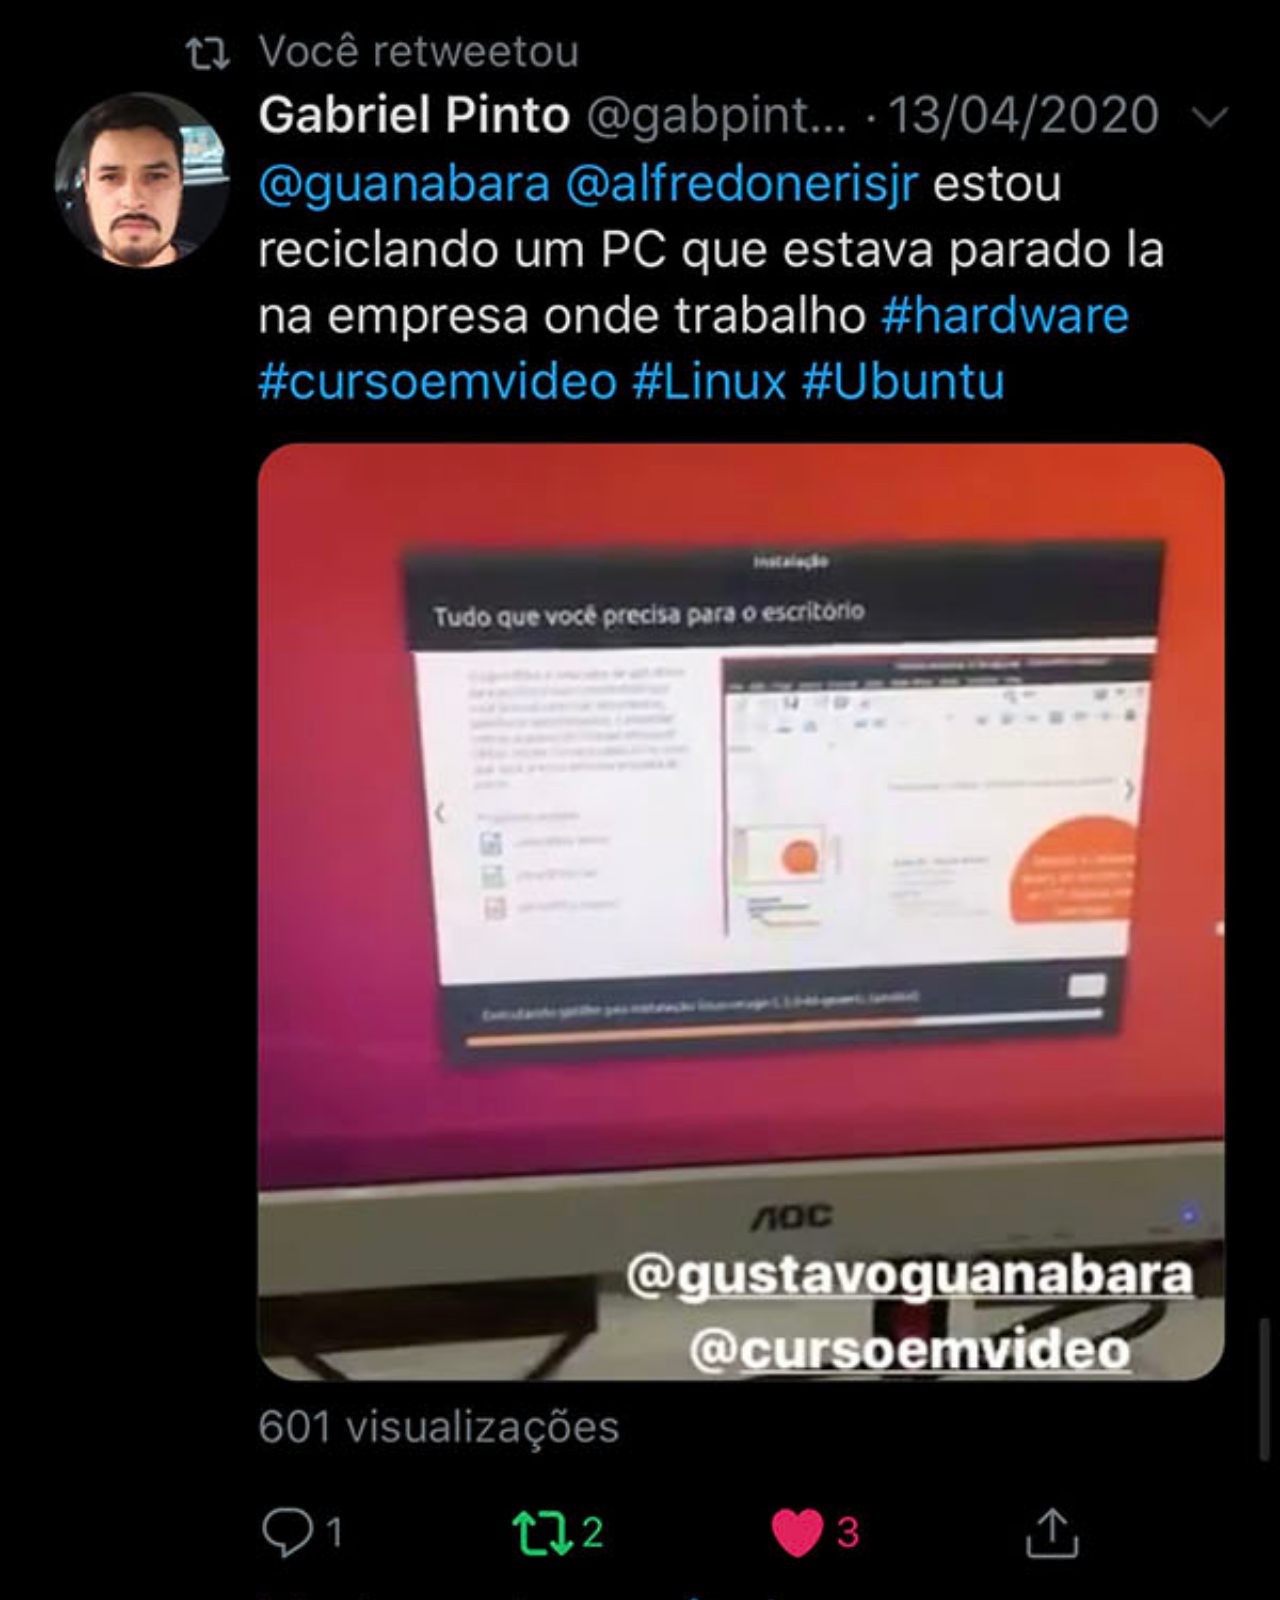
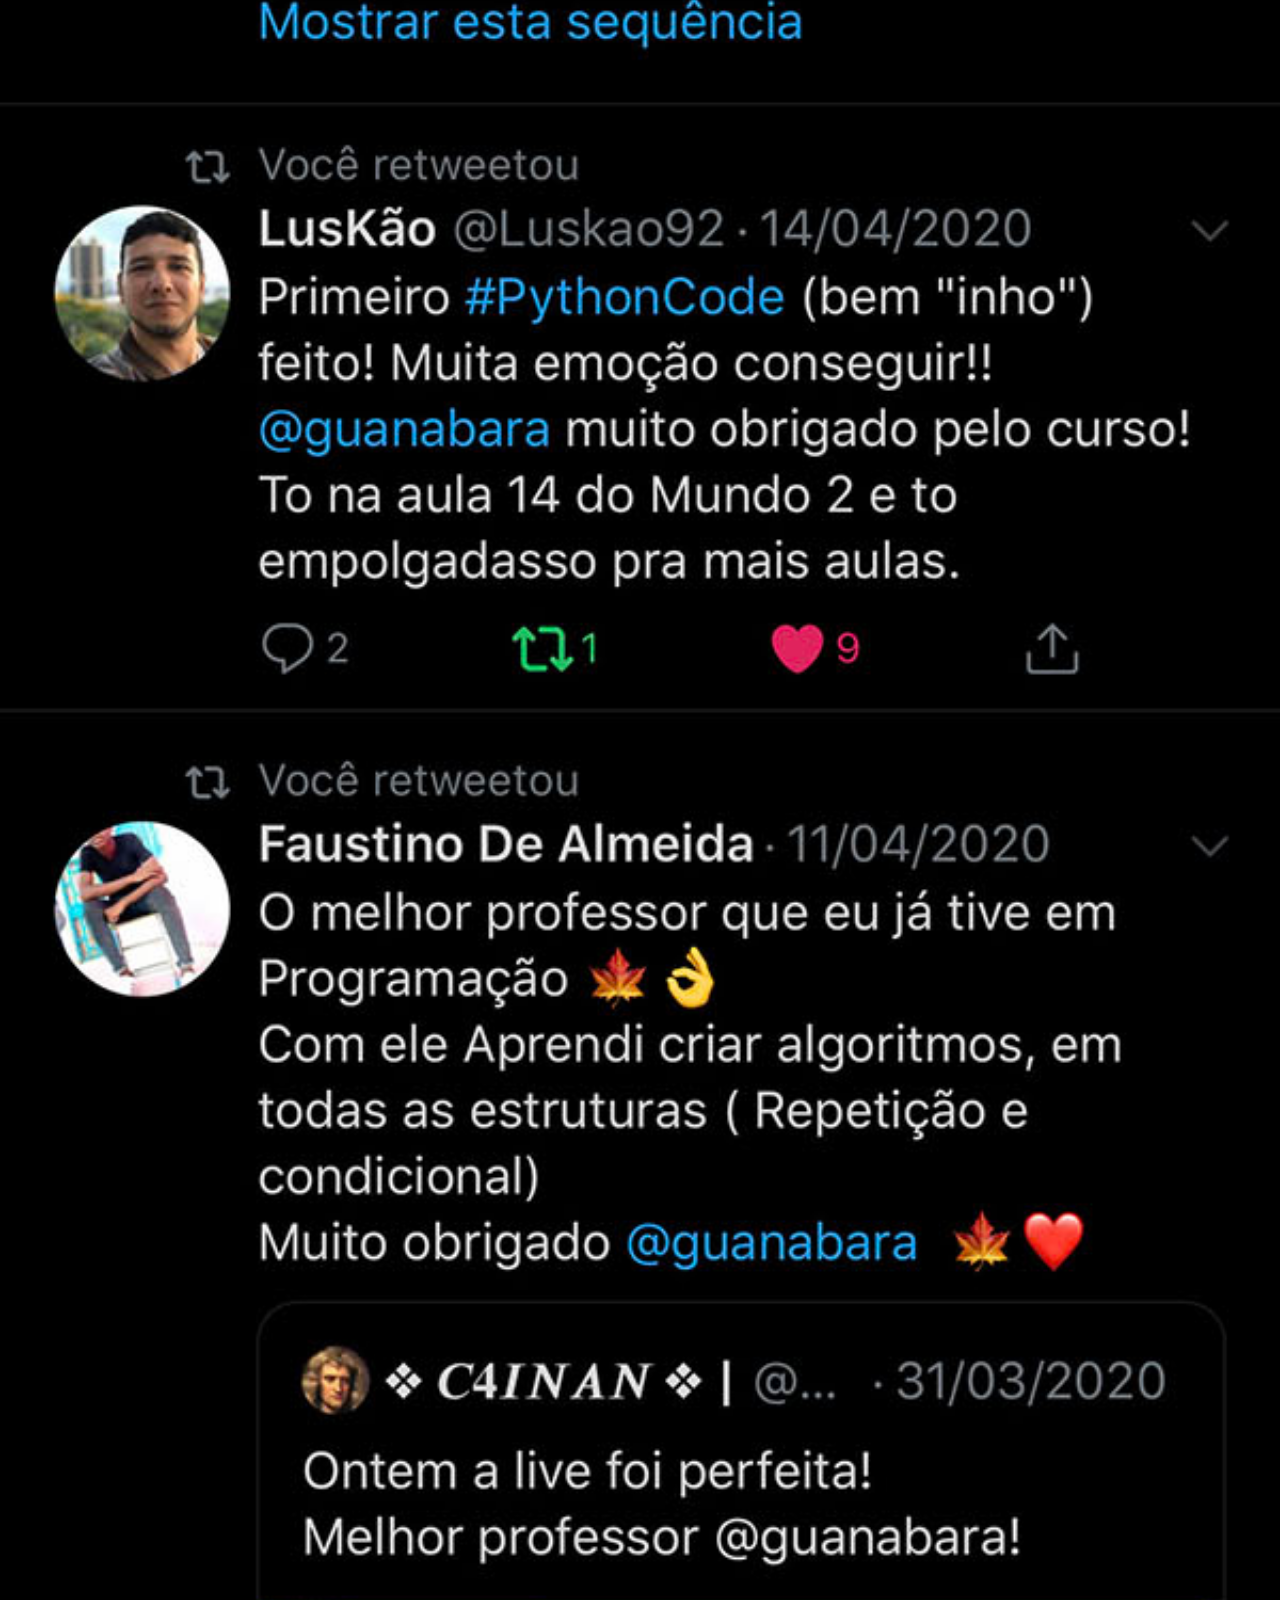
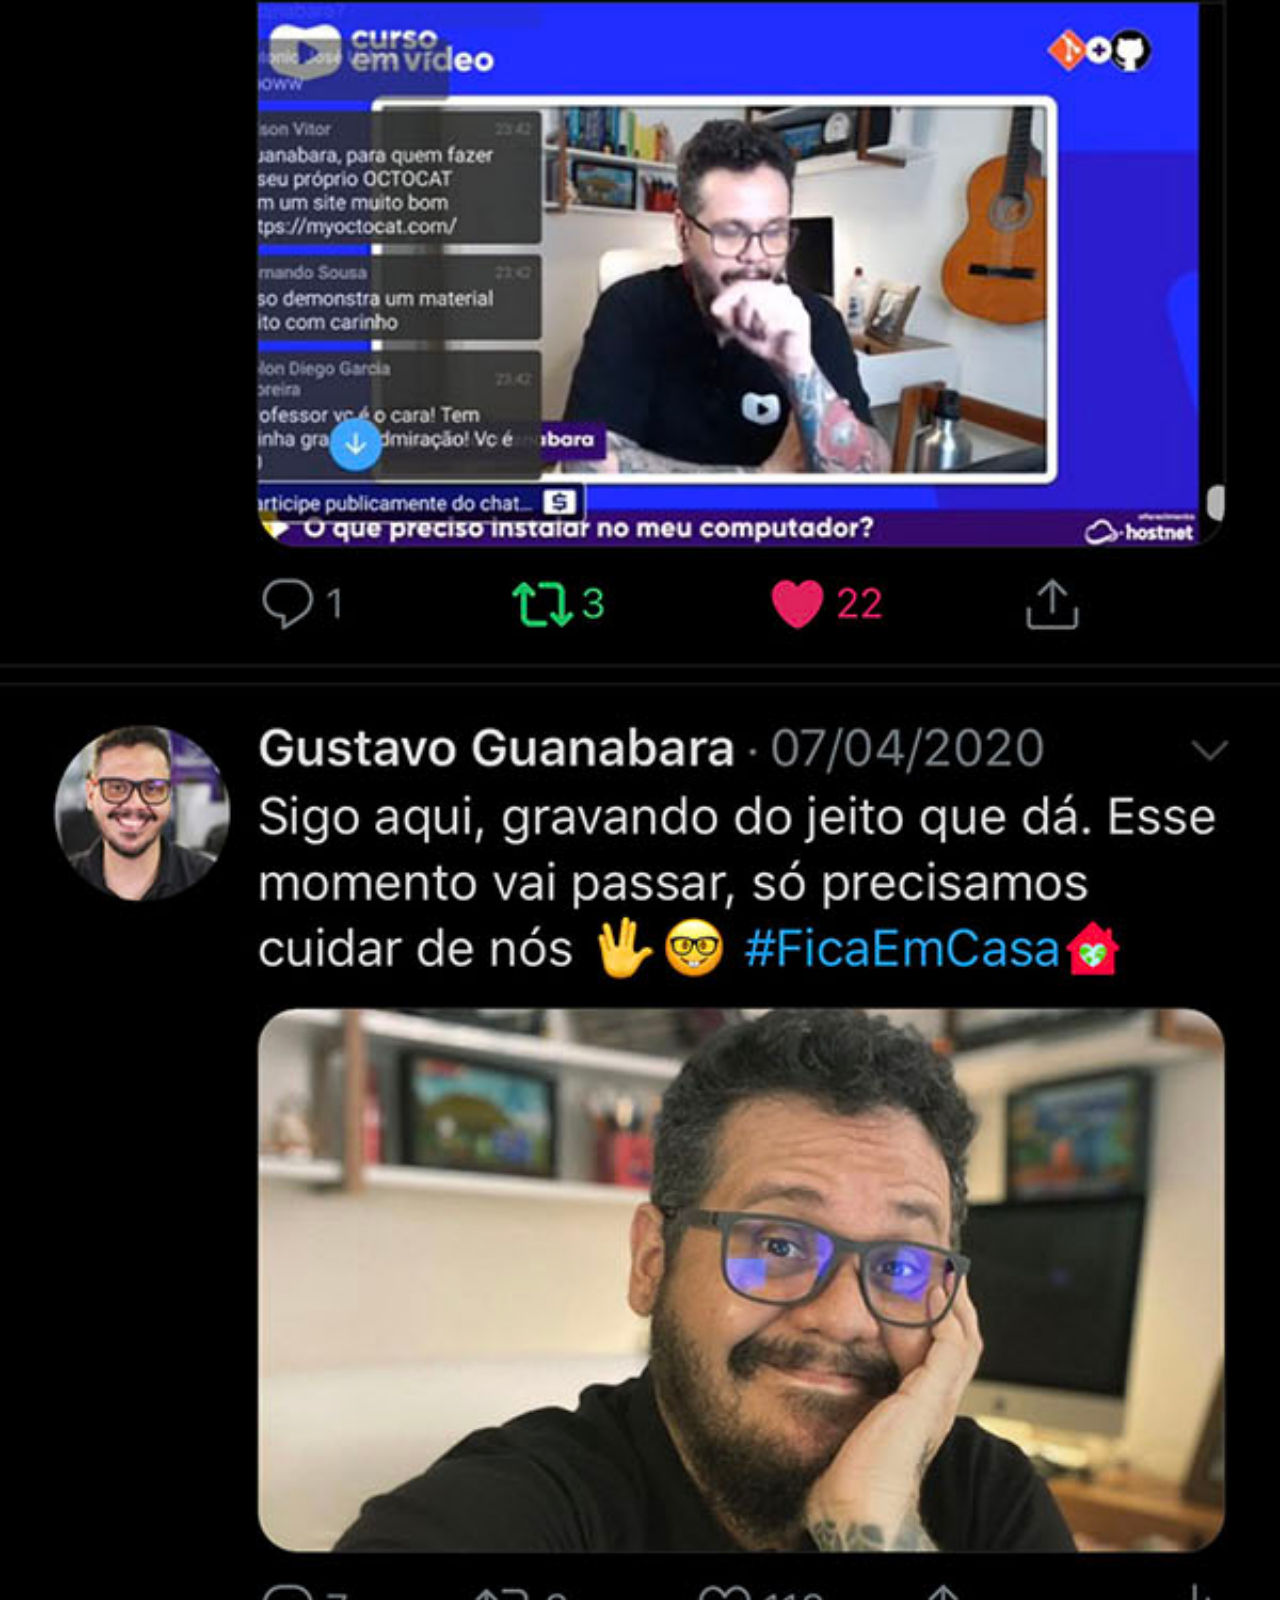
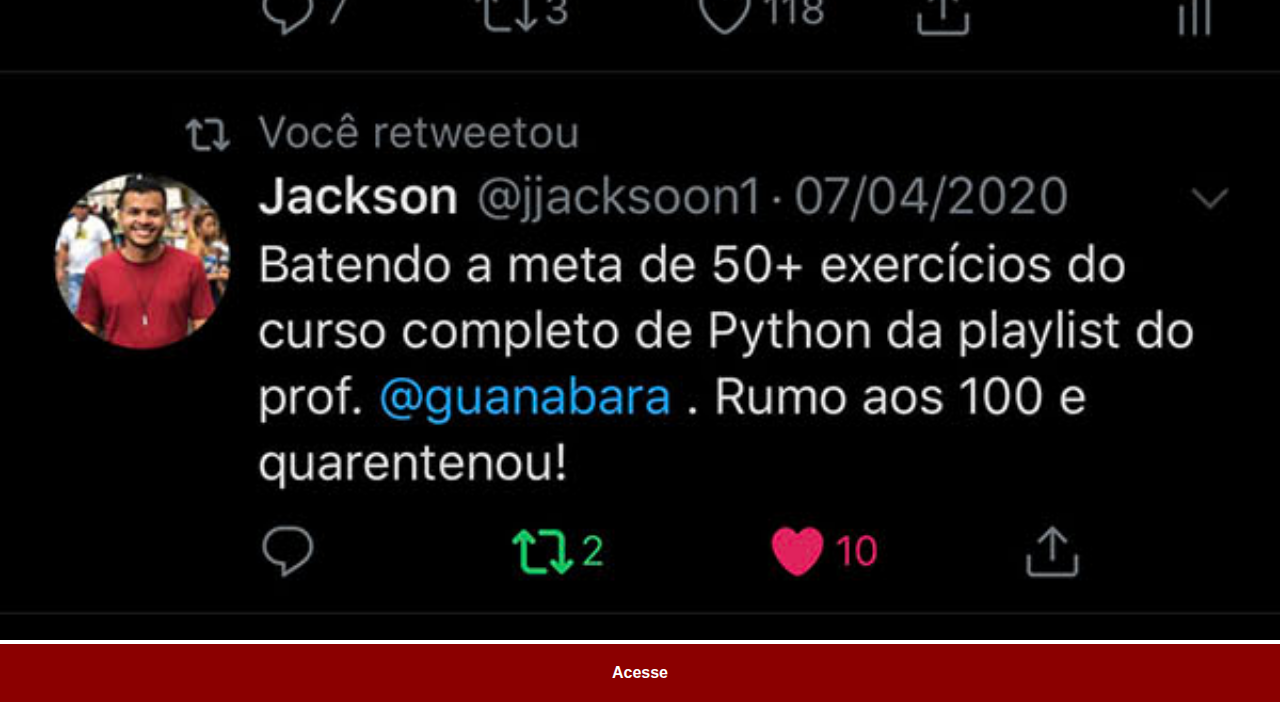
<file: twitter.html>
<!DOCTYPE html>
<html lang="pt-br">
<head>
    <meta charset="UTF-8">
    <meta name="viewport" content="width=device-width, initial-scale=1.0">
    <link rel="stylesheet" href="styles/social-pages.css">
    <title>Twitter</title>
</head>
<body>
    <img src="imagens/tela-twitter.jpg" alt="YouTube">
    <a href="https://www.youtube.com"> Acesse</a>
</body>
</html>
</file>
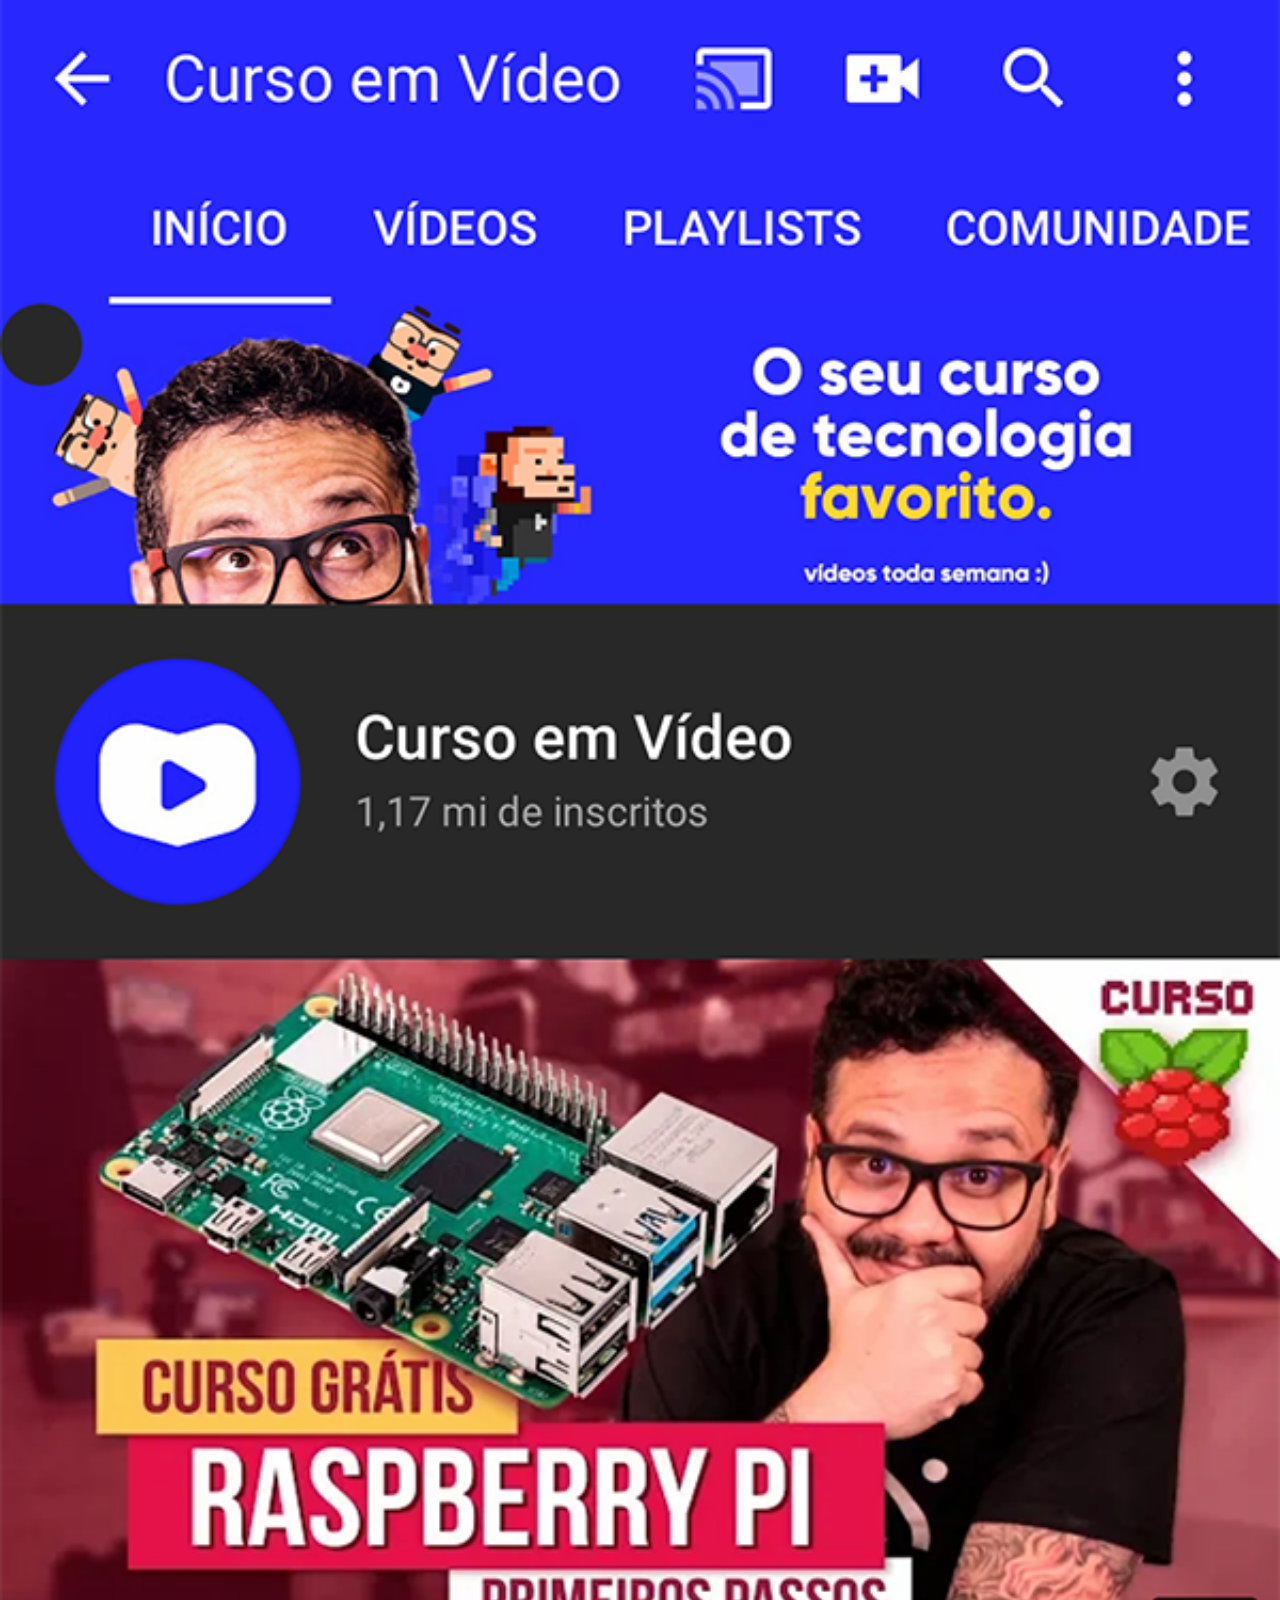
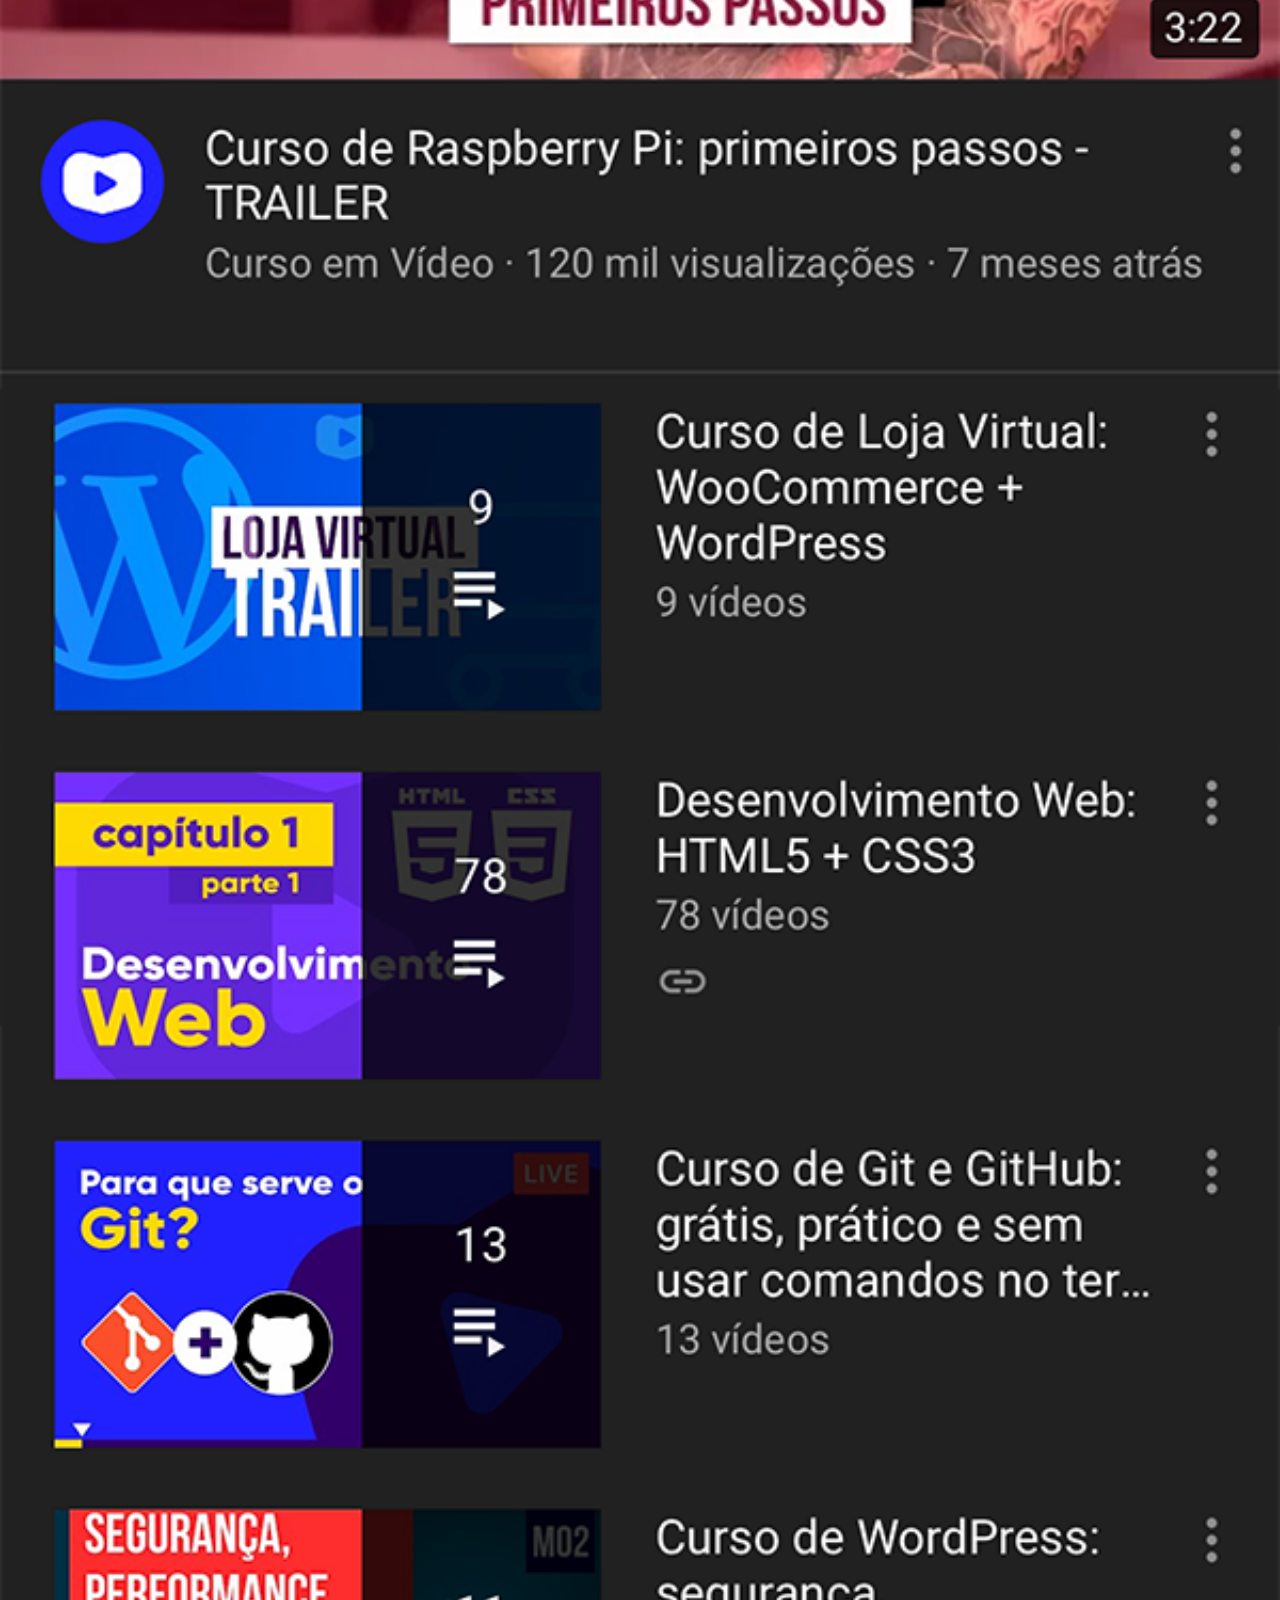
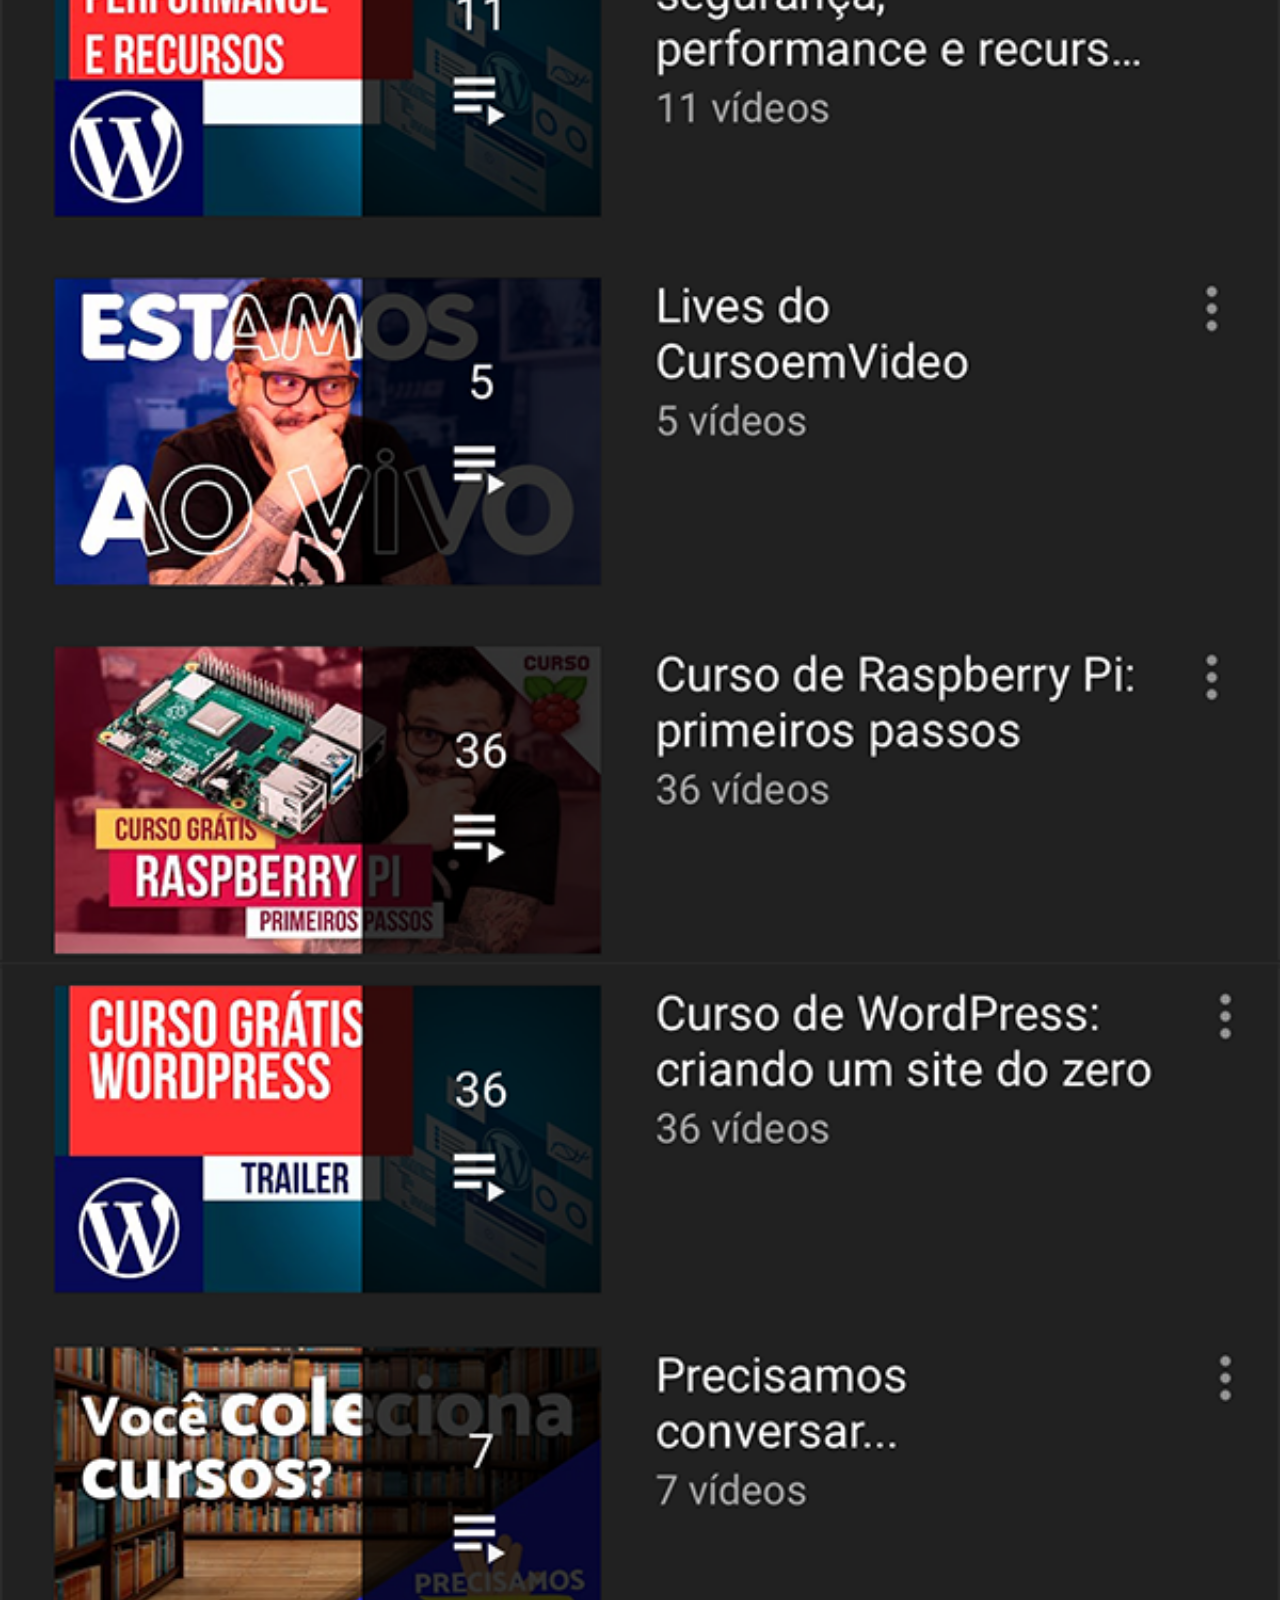
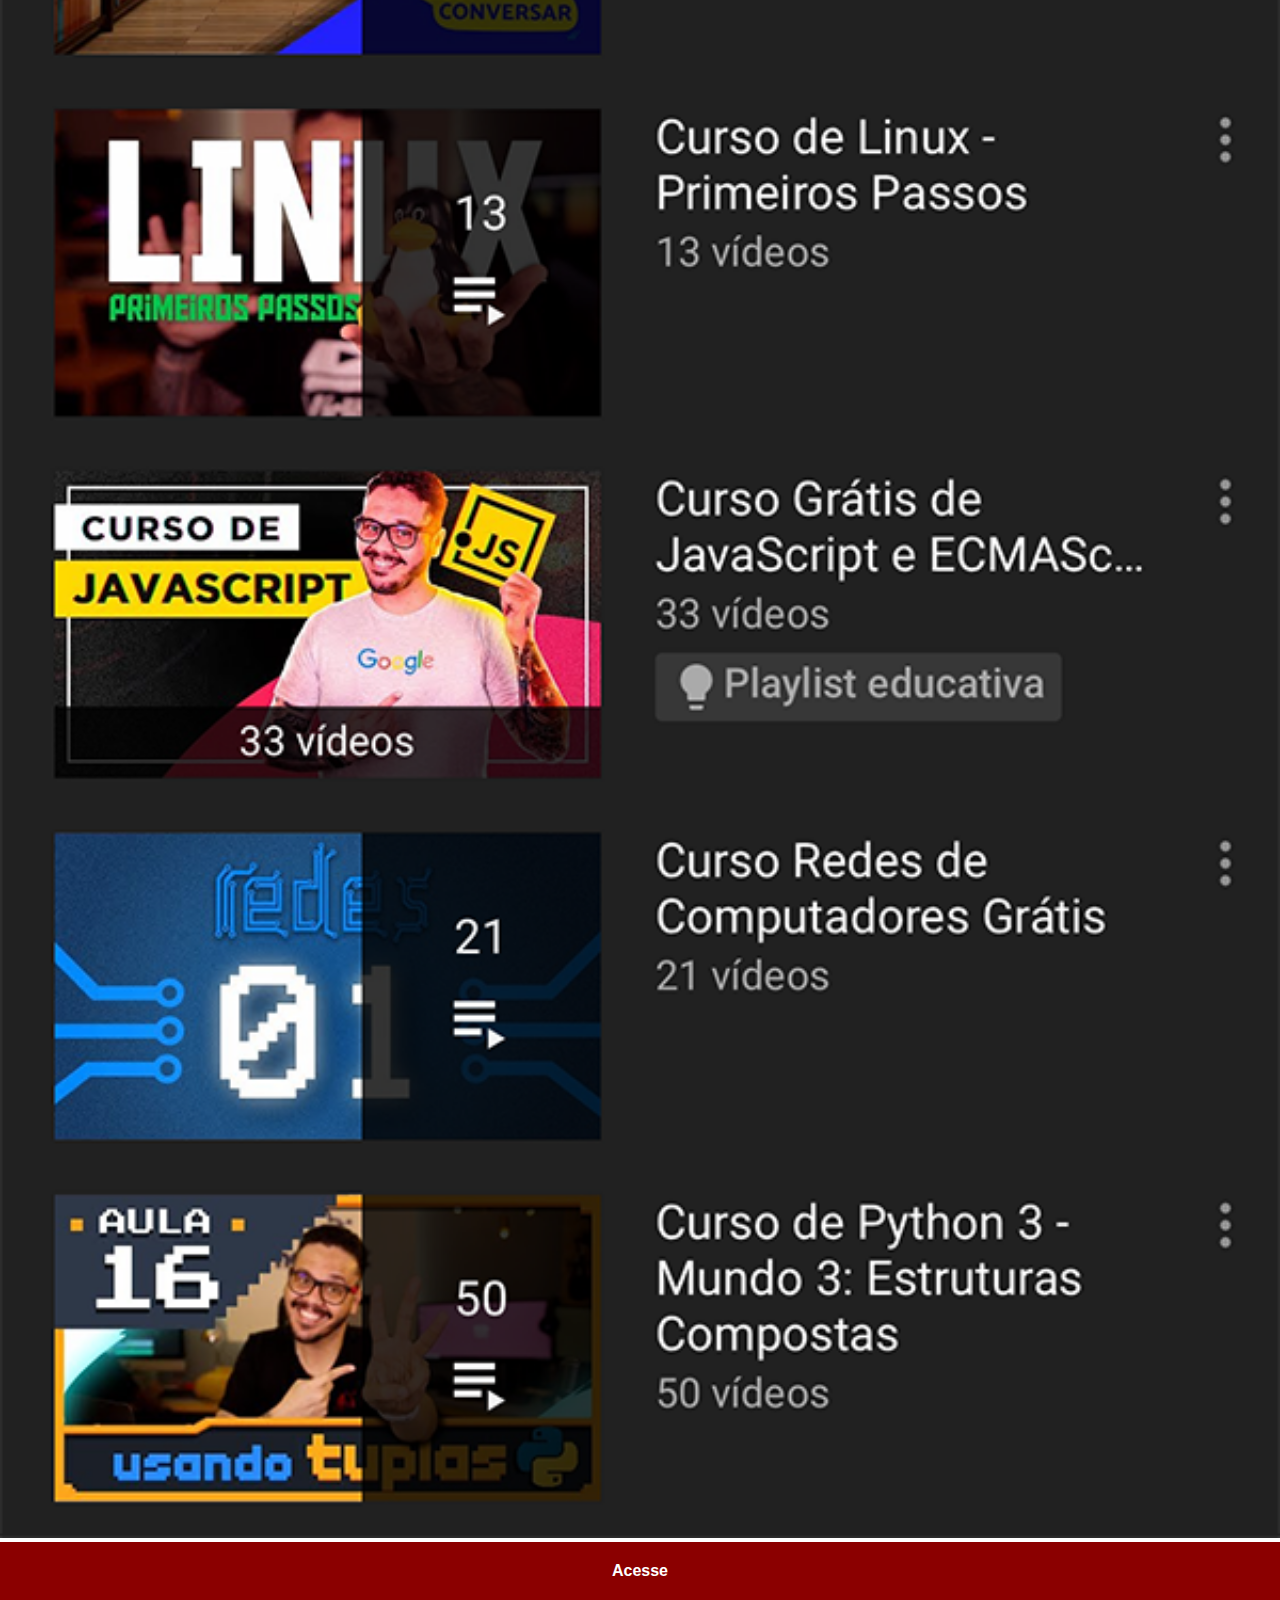
<file: youtube.html>
<!DOCTYPE html>
<html lang="pt-br">
<head>
    <meta charset="UTF-8">
    <meta name="viewport" content="width=device-width, initial-scale=1.0">
    <link rel="stylesheet" href="styles/social-pages.css">
    <title>YouTube</title>
</head>
<body>
    <img src="imagens/tela-youtube.png" alt="YouTube">
    <a href="https://www.youtube.com"> Acesse</a>
</body>
</html>
</file>
<file: styles/style.css>
@charset "UTF-8";

* {
    margin: 0;
    padding: 0;
    font-family: Arial, Helvetica, sans-serif;
}

html, body {
    height: 100vh;
    width: 100vw;
    background-color: #000;
}

body {
    background-image: url(../imagens/fundo-madeira.jpg);
    background-repeat: no-repeat;
    background-position: top center;
    background-size: cover;
    background-attachment: fixed;
}

main {
    height: 100vh;
    position: relative;
}

#celular {
    height: 627px;
    width: 311px;
    background-image: url(../imagens/frame-iphone.png);
    background-repeat: no-repeat;

    top: 50%;
    left: 50%;
    transform: translate(-50%, -50%);
    position: absolute;
}

#tela {
    position: absolute;
    top: 80px;
    left: 22px;
    width: 269px;
    height: 471px;
}

#sociais img {
    box-sizing: border-box;
    width: 50px;
    margin: 10px;
    border-radius: 50%;
    box-shadow: 0 0 5px #000;
}

#sociais {
    text-align: right;
}

#sociais img:hover {
    border: 2px solid #ffffff90;
    transform: translate(-3px, -3px);
    box-shadow: 3px 3px 7px #000;
    transition: transform .3s;
    transition: border .6s;
}
</file>
<file: styles/social-pages.css>
@charset "UTF-8";

* {
    margin: 0;
    padding: 0;
    font-family: Arial, Helvetica, sans-serif;
}

::-webkit-scrollbar {
    width: 0;
    margin: 0;
}

img {
    width: 100vw;
}

a {
    display: block;
    background-color: #8b0000;
    color: #fff;
    padding: 20px;
    text-align: center;
    font-weight: bolder;
    text-decoration: none;
}

a:hover {
    background-color: #ff0000;
    text-shadow: 0 0 3px #00000074;
}
</file>
